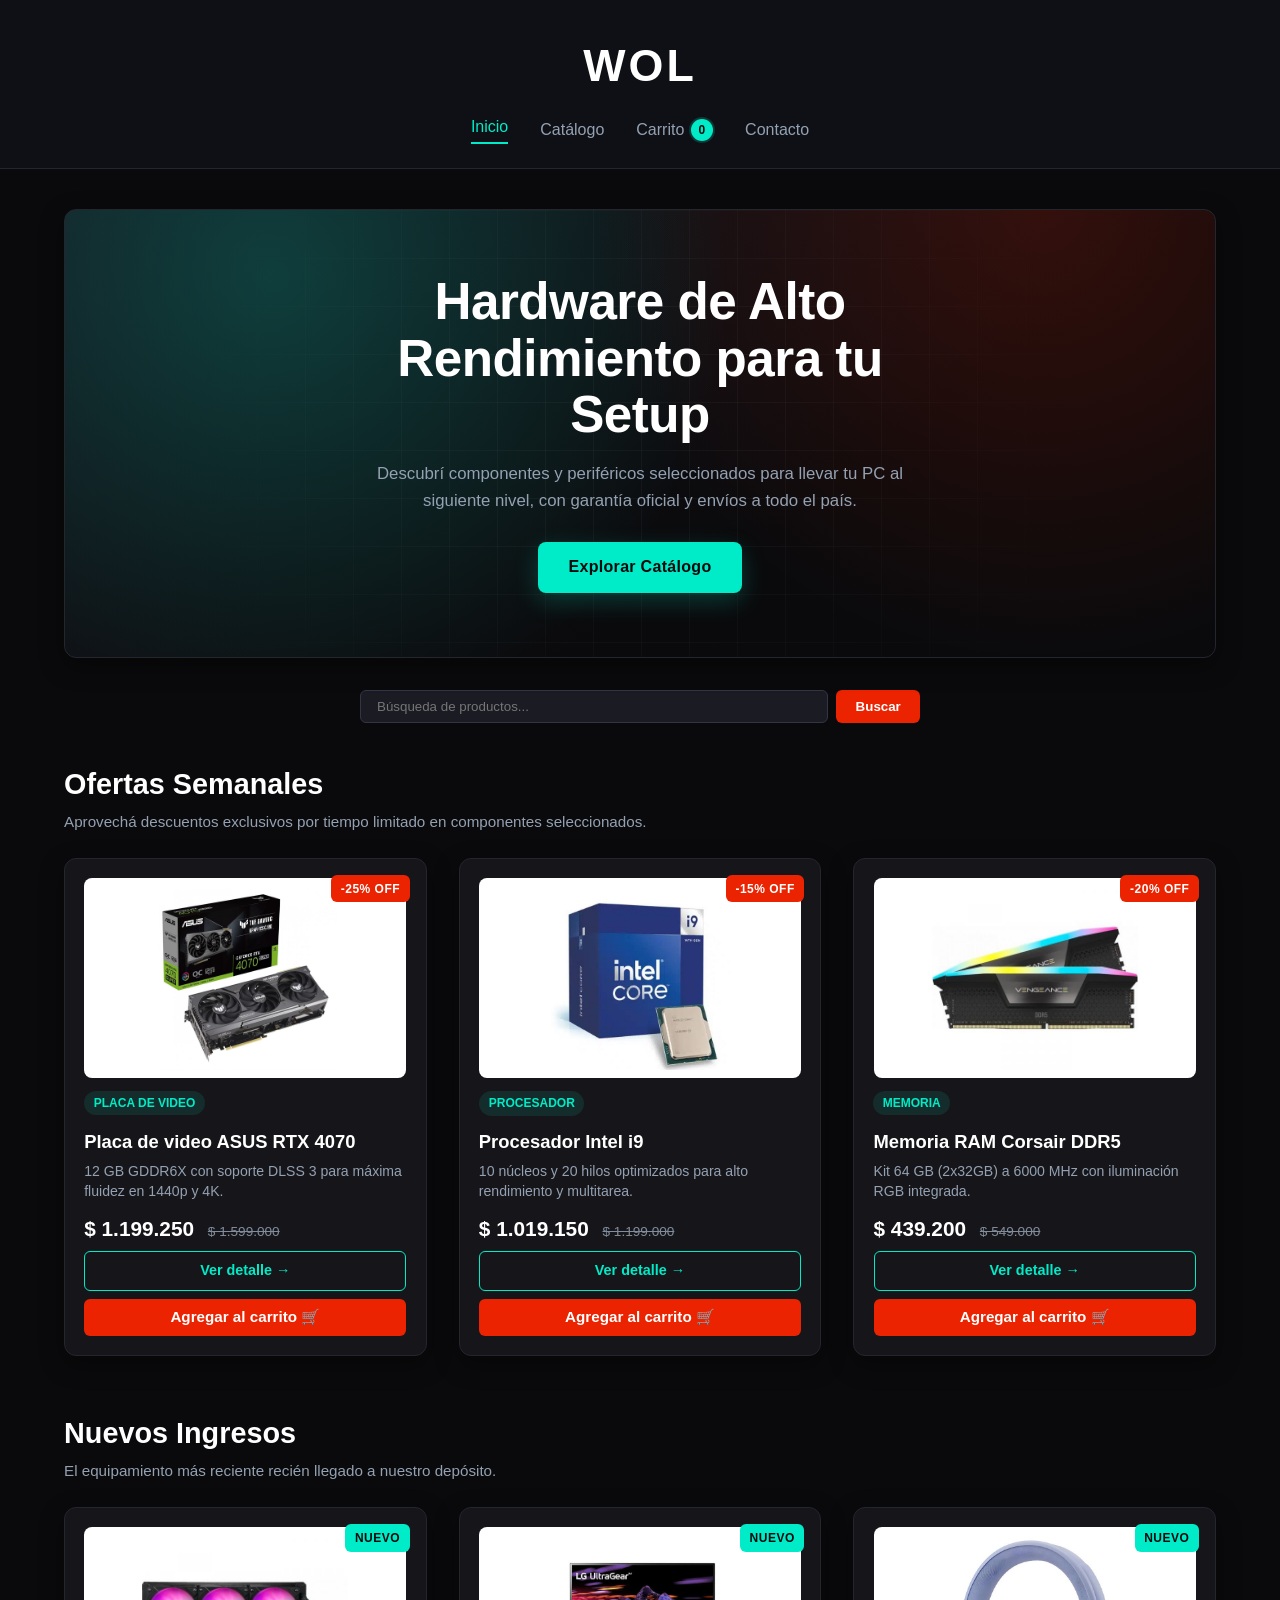
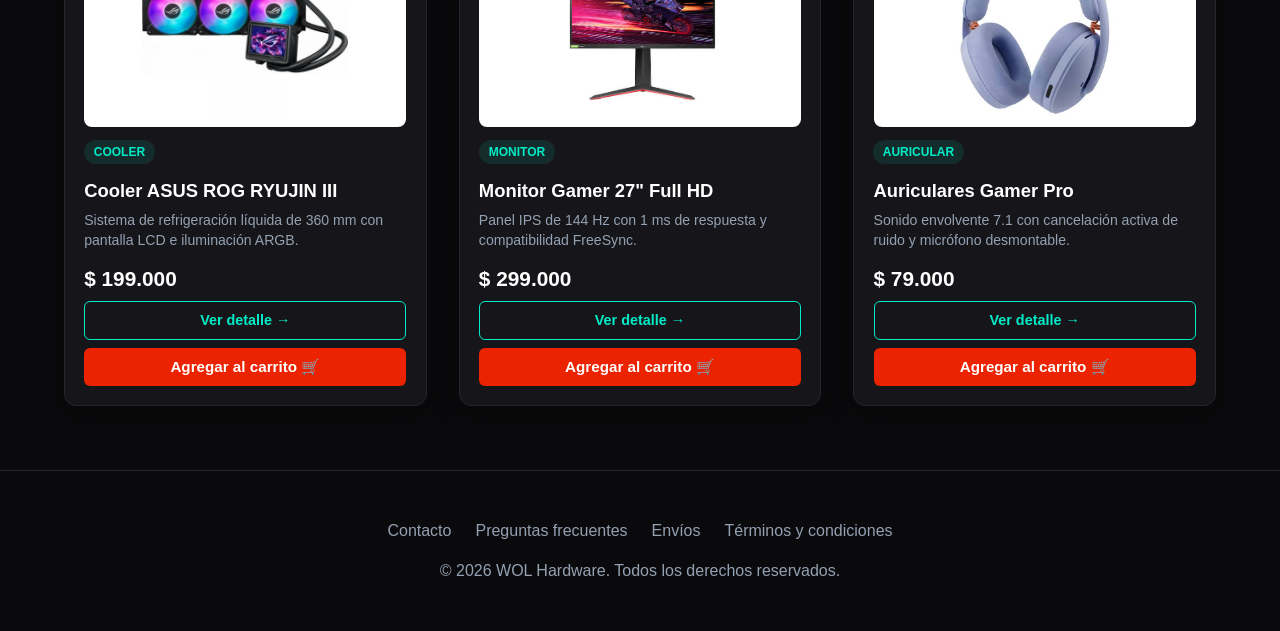
<file: index.html>
<!doctype html>
<html lang="es">
  <head>
    <meta charset="UTF-8" />
    <meta name="viewport" content="width=device-width, initial-scale=1.0" />
    <meta name="description" content="WOL Hardware - Tienda especializada en componentes de PC, placas de video, procesadores y periféricos de alto rendimiento.">
    <link rel="icon" type="image/svg+xml" href="data:image/svg+xml,<svg xmlns='http://www.w3.org/2000/svg' viewBox='0 0 100 100'><text y='.9em' font-size='90'>⚡</text></svg>">
    <title>WOL Hardware</title>
    <link rel="stylesheet" href="style.css" />
    <script src="js/carrito.js" defer></script>
    <script src="js/app.js" defer></script>
  </head>
  <body>
    <header class="header-centrado">
      <a class="logo" href="index.html" aria-label="WOL Hardware - Inicio">WOL</a>

      <nav aria-label="Navegación principal">
        <ul class="nav-centrado">
          <li><a href="index.html" class="link-activo" aria-current="page">Inicio</a></li>
          <li><a href="catalogo.html">Catálogo</a></li>
          <li>
            <a href="carrito.html" class="nav-carrito">
              Carrito
              <span class="carrito-contador" data-carrito-contador>0</span>
            </a>
          </li>
          <li><a href="contact.html">Contacto</a></li>
        </ul>
      </nav>
    </header>
    <main>
      <section class="hero-banner" aria-labelledby="hero-titulo">
        <h1 id="hero-titulo">Hardware de Alto Rendimiento para tu Setup</h1>
        <p>
          Descubrí componentes y periféricos seleccionados para llevar tu PC al
          siguiente nivel, con garantía oficial y envíos a todo el país.
        </p>
        <a href="catalogo.html" class="hero-cta">Explorar Catálogo</a>
      </section>

      <form role="search" class="search-centrado">
        <label for="buscador-productos" class="sr-only">Buscar producto</label>
        <input
          type="search"
          id="buscador-productos"
          name="q"
          placeholder="Búsqueda de productos..."
          aria-label="Buscar producto"
        />
        <button type="submit">Buscar</button>
      </form>

      <div id="sin-resultados" class="sin-resultados" role="status" aria-live="polite" hidden>
        <p>Producto no disponible</p>
        <button id="btn-ver-todos" type="button">Ver todos los productos</button>
      </div>

      <section aria-label="Ofertas semanales" class="seccion-bloque" id="seccion-ofertas">
        <div class="seccion-header">
          <h2>Ofertas Semanales</h2>
          <p>
            Aprovechá descuentos exclusivos por tiempo limitado en componentes
            seleccionados.
          </p>
        </div>

        <div class="grid-catalogo" id="ofertas-grid"></div>
      </section>

      <section aria-label="Nuevos ingresos" class="seccion-bloque" id="seccion-nuevos">
        <div class="seccion-header">
          <h2>Nuevos Ingresos</h2>
          <p>El equipamiento más reciente recién llegado a nuestro depósito.</p>
        </div>

        <div class="grid-catalogo" id="nuevos-grid"></div>
      </section>

    </main>
    <script src="app.js"></script>
    <footer>
      <div class="footer-links">
        <a href="contact.html">Contacto</a>
        <a href="contact.html#preguntas-frecuentes">Preguntas frecuentes</a>
        <a href="contact.html#envios">Envíos</a>
        <a href="contact.html#terminos">Términos y condiciones</a>
      </div>
      <p>© 2026 WOL Hardware. Todos los derechos reservados.</p>
    </footer>
  </body>
</html>
</file>
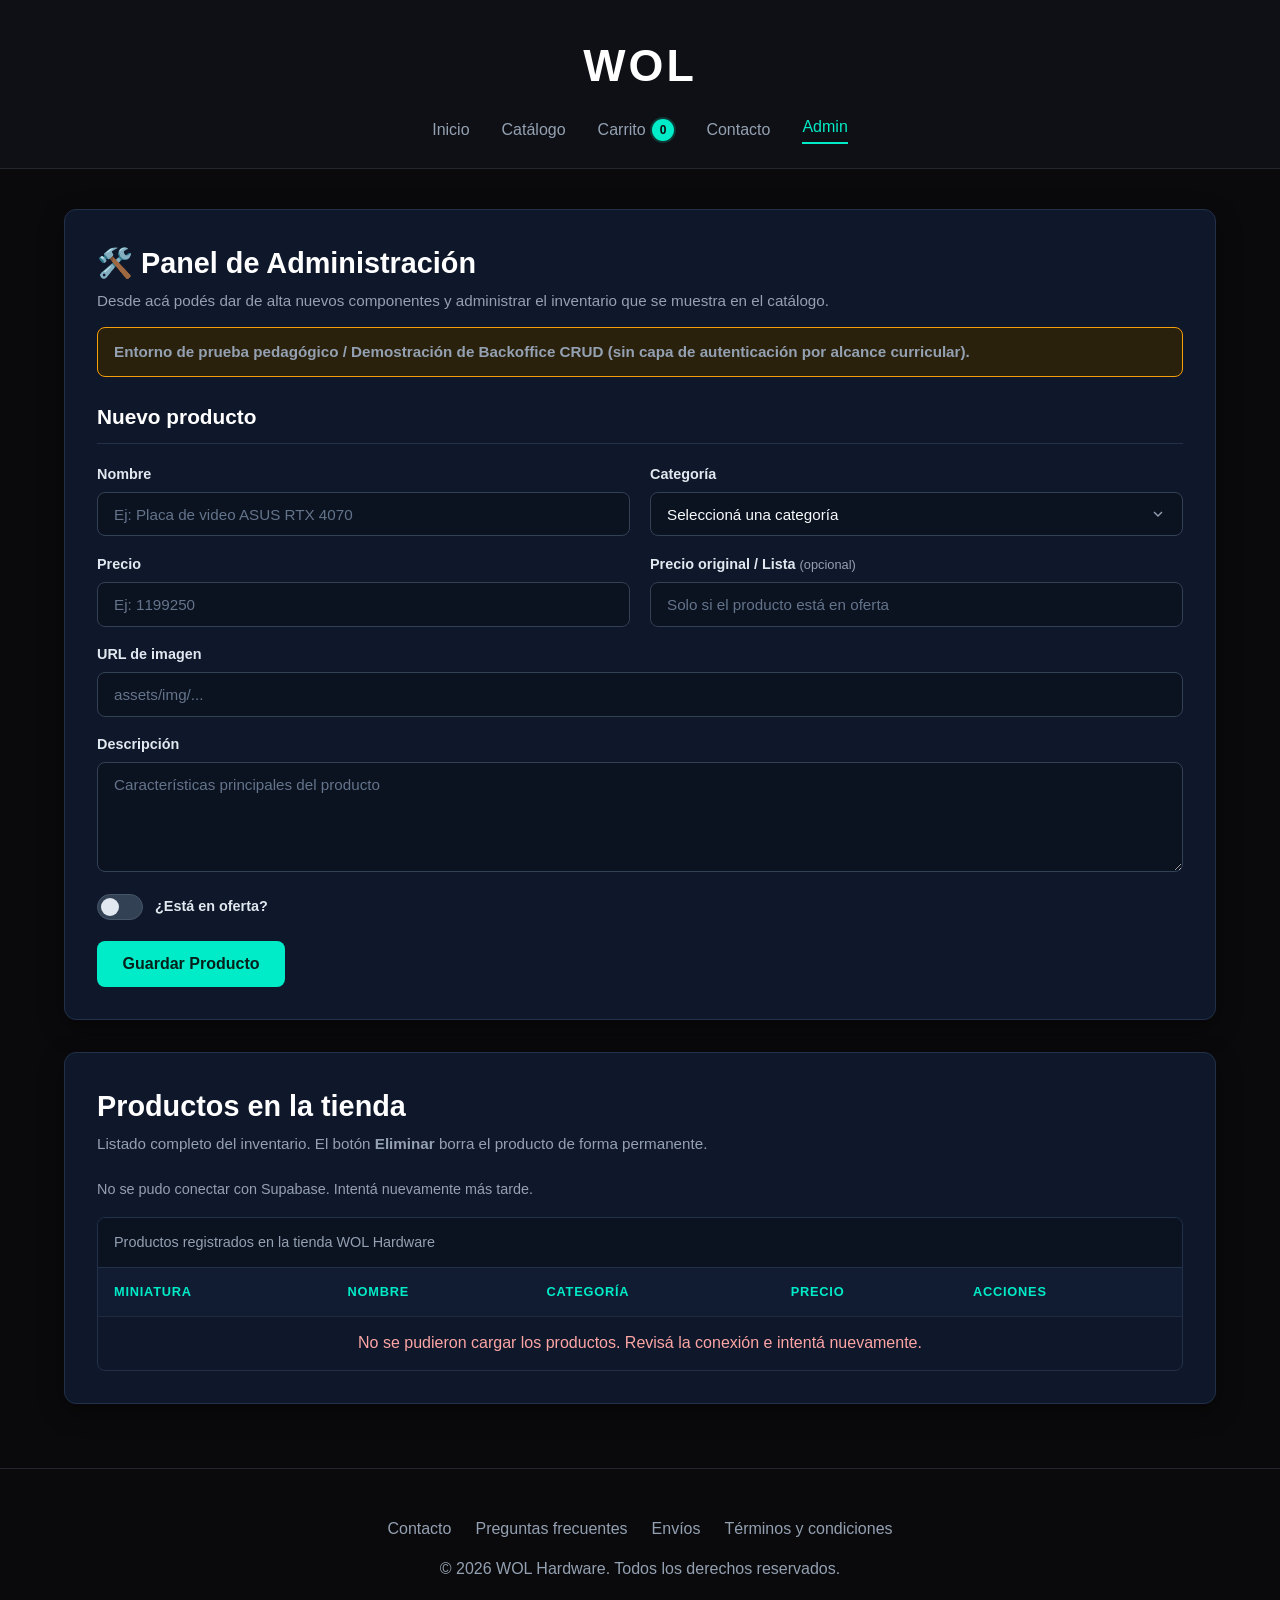
<file: admin.html>
<!doctype html>
<html lang="es">
  <head>
    <meta charset="UTF-8" />
    <meta name="viewport" content="width=device-width, initial-scale=1.0" />
    <meta name="description" content="WOL Hardware - Tienda especializada en componentes de PC, placas de video, procesadores y periféricos de alto rendimiento.">
    <link rel="icon" type="image/svg+xml" href="data:image/svg+xml,<svg xmlns='http://www.w3.org/2000/svg' viewBox='0 0 100 100'><text y='.9em' font-size='90'>⚡</text></svg>">
    <title>Panel de Administración | WOL Hardware</title>
    <link rel="stylesheet" href="style.css" />
    <script src="js/carrito.js" defer></script>
    <script src="js/admin.js" defer></script>
  </head>
  <body>
    <!-- Header con la misma estructura que el resto de las vistas -->
    <header class="header-centrado">
      <a class="logo" href="index.html" aria-label="WOL Hardware - Inicio">WOL</a>
      <nav aria-label="Navegación principal">
        <ul class="nav-centrado">
          <li><a href="index.html">Inicio</a></li>
          <li><a href="catalogo.html">Catálogo</a></li>
          <li>
            <a href="carrito.html" class="nav-carrito">
              Carrito
              <span class="carrito-contador" data-carrito-contador>0</span>
            </a>
          </li>
          <li><a href="contact.html">Contacto</a></li>
          <li>
            <a href="admin.html" class="link-activo" aria-current="page">Admin</a>
          </li>
        </ul>
      </nav>
    </header>

    <main>
      <!-- Alta de productos -->
      <section class="admin-seccion" aria-labelledby="admin-titulo">
        <div class="seccion-header admin-encabezado">
          <h1 id="admin-titulo">🛠️ Panel de Administración</h1>
          <p>
            Desde acá podés dar de alta nuevos componentes y administrar el
            inventario que se muestra en el catálogo.
          </p>
          <p class="admin-aviso" role="note">
            Entorno de prueba pedagógico / Demostración de Backoffice CRUD (sin
            capa de autenticación por alcance curricular).
          </p>
        </div>

        <div class="admin-form-panel">
          <h2 id="admin-form-titulo">Nuevo producto</h2>

          <form id="form-nuevo-producto" class="form-admin">
            <div class="campo-admin">
              <label for="producto-nombre">Nombre</label>
              <input
                type="text"
                id="producto-nombre"
                name="nombre"
                placeholder="Ej: Placa de video ASUS RTX 4070"
                autocomplete="off"
                required
              />
            </div>

            <div class="campo-admin">
              <label for="producto-categoria">Categoría</label>
              <select id="producto-categoria" name="categoria" required>
                <option value="" disabled selected>Seleccioná una categoría</option>
                <option value="Placas de Video">Placas de Video</option>
                <option value="Procesadores">Procesadores</option>
                <option value="Memorias RAM">Memorias RAM</option>
                <option value="Refrigeración">Coolers / Refrigeración</option>
                <option value="Gabinetes">Gabinetes</option>
                <option value="Monitores">Monitores</option>
                <option value="Periféricos">Periféricos</option>
              </select>
            </div>

            <div class="campo-admin">
              <label for="producto-precio">Precio</label>
              <input
                type="number"
                id="producto-precio"
                name="precio"
                min="1"
                step="0.01"
                inputmode="decimal"
                placeholder="Ej: 1199250"
                required
              />
            </div>

            <div class="campo-admin">
              <label for="producto-precio-original">
                Precio original / Lista
                <span class="campo-opcional">(opcional)</span>
              </label>
              <input
                type="number"
                id="producto-precio-original"
                name="precioOriginal"
                min="1"
                step="0.01"
                inputmode="decimal"
                placeholder="Solo si el producto está en oferta"
              />
            </div>

            <div class="campo-admin campo-admin-completo">
              <label for="producto-imagen">URL de imagen</label>
              <input
                type="text"
                id="producto-imagen"
                name="imagen"
                placeholder="assets/img/..."
                autocomplete="off"
                required
              />
            </div>

            <div class="campo-admin campo-admin-completo">
              <label for="producto-descripcion">Descripción</label>
              <textarea
                id="producto-descripcion"
                name="descripcion"
                rows="4"
                placeholder="Características principales del producto"
                required
              ></textarea>
            </div>

            <div class="campo-admin campo-admin-completo campo-admin-oferta">
              <label class="switch" for="producto-oferta">
                <input
                  type="checkbox"
                  id="producto-oferta"
                  name="oferta"
                  role="switch"
                />
                <span class="switch-control" aria-hidden="true"></span>
                <span class="switch-texto">¿Está en oferta?</span>
              </label>
            </div>

            <div class="campo-admin campo-admin-completo admin-form-acciones">
              <button type="submit" class="btn-admin-guardar">
                Guardar Producto
              </button>
            </div>
          </form>

          <p
            id="admin-mensaje"
            class="admin-mensaje"
            role="status"
            aria-live="polite"
            hidden
          ></p>
        </div>
      </section>

      <!-- Listado y baja de productos -->
      <section class="admin-seccion" aria-labelledby="admin-tabla-titulo">
        <div class="seccion-header admin-encabezado">
          <h2 id="admin-tabla-titulo">Productos en la tienda</h2>
          <p>
            Listado completo del inventario. El botón <strong>Eliminar</strong>
            borra el producto de forma permanente.
          </p>
        </div>

        <p
          id="admin-tabla-estado"
          class="estado-catalogo"
          role="status"
          aria-live="polite"
        >
          Cargando productos...
        </p>

        <div class="tabla-admin-contenedor">
          <table class="tabla-admin">
            <caption>
              Productos registrados en la tienda WOL Hardware
            </caption>
            <thead>
              <tr>
                <th scope="col">Miniatura</th>
                <th scope="col">Nombre</th>
                <th scope="col">Categoría</th>
                <th scope="col">Precio</th>
                <th scope="col">Acciones</th>
              </tr>
            </thead>
            <tbody id="admin-tbody"></tbody>
          </table>
        </div>
      </section>
    </main>

    <footer>
      <div class="footer-links">
        <a href="contact.html">Contacto</a>
        <a href="contact.html#preguntas-frecuentes">Preguntas frecuentes</a>
        <a href="contact.html#envios">Envíos</a>
        <a href="contact.html#terminos">Términos y condiciones</a>
      </div>
      <p>© 2026 WOL Hardware. Todos los derechos reservados.</p>
    </footer>
  </body>
</html>
</file>
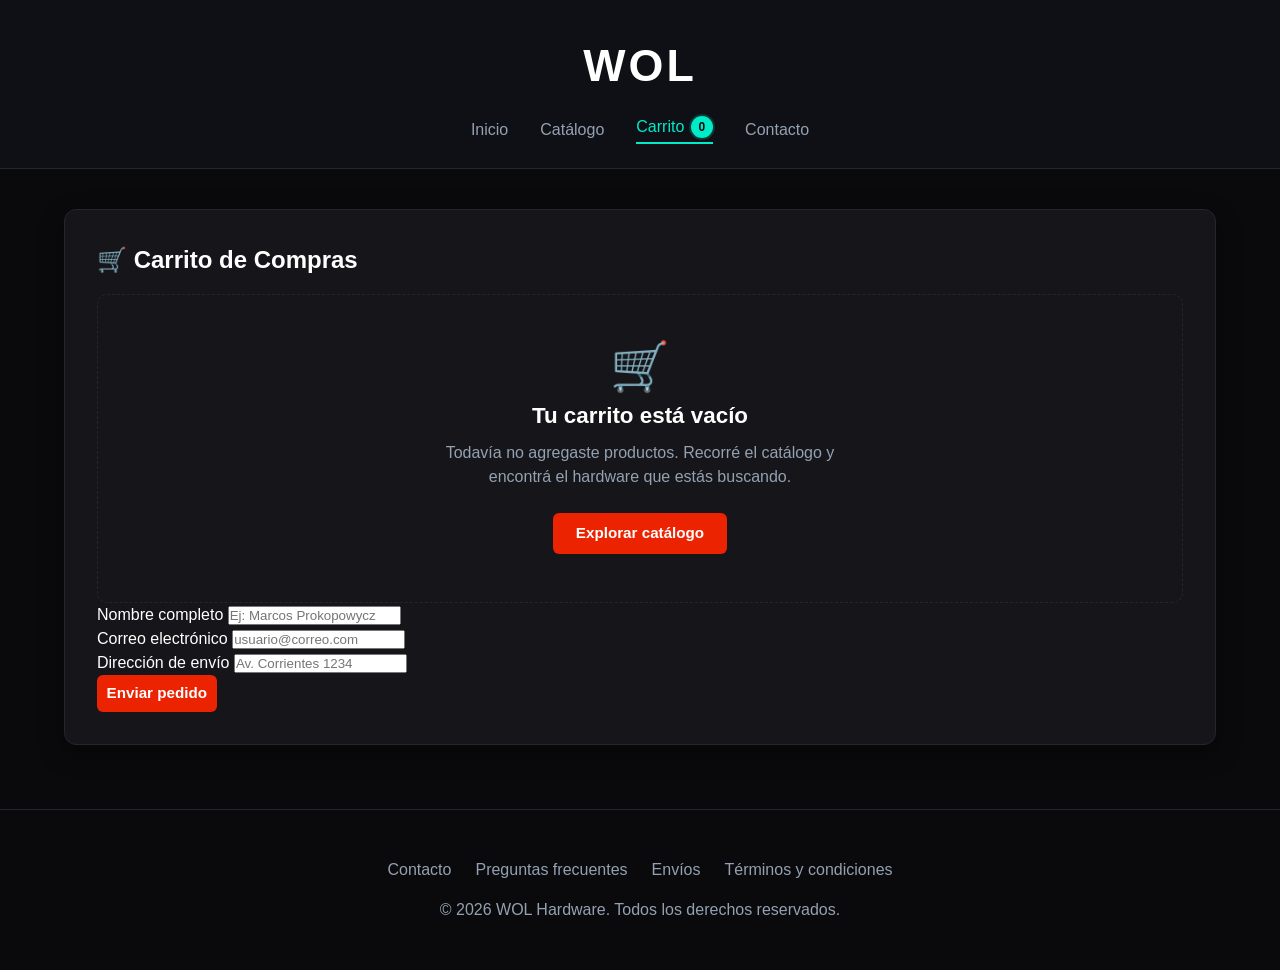
<file: carrito.html>
<!doctype html>
<html lang="es">
  <head>
    <meta charset="UTF-8" />
    <meta name="viewport" content="width=device-width, initial-scale=1.0" />
    <meta name="description" content="WOL Hardware - Tienda especializada en componentes de PC, placas de video, procesadores y periféricos de alto rendimiento.">
    <link rel="icon" type="image/svg+xml" href="data:image/svg+xml,<svg xmlns='http://www.w3.org/2000/svg' viewBox='0 0 100 100'><text y='.9em' font-size='90'>⚡</text></svg>">
    <title>Carrito de Compras | WOL Hardware</title>
    <link rel="stylesheet" href="style.css" />
    <script src="js/carrito.js" defer></script>
  </head>
  <body>
    <header class="header-centrado">
      <a class="logo" href="index.html" aria-label="WOL Hardware - Inicio">WOL</a>
      <nav aria-label="Navegación principal">
        <ul class="nav-centrado">
          <li><a href="index.html">Inicio</a></li>
          <li><a href="catalogo.html">Catálogo</a></li>
          <li>
            <a href="carrito.html" class="nav-carrito link-activo" aria-current="page">
              Carrito
              <span class="carrito-contador" data-carrito-contador>0</span>
            </a>
          </li>
          <li><a href="contact.html">Contacto</a></li>
        </ul>
      </nav>
    </header>

    <main>
      <section aria-label="Carrito de compras" class="contenedor-carrito">
        <h1>🛒 Carrito de Compras</h1>

        <div class="tabla-carrito-contenedor">
          <table class="tabla-carrito" id="tabla-carrito" hidden>
            <caption>
              Resumen de los productos seleccionados para la compra
            </caption>
            <thead>
              <tr>
                <th scope="col">Producto</th>
                <th scope="col">Precio unitario</th>
                <th scope="col">Cantidad</th>
                <th scope="col">Subtotal</th>
                <th scope="col">Acciones</th>
              </tr>
            </thead>
            <tbody id="carrito-tbody"></tbody>
            <tfoot>
              <tr>
                <th scope="row" colspan="4">Total final estimado:</th>
                <td class="total-monto" id="carrito-total">$0</td>
              </tr>
            </tfoot>
          </table>
        </div>

        <div id="carrito-vacio" class="carrito-vacio" role="status" hidden>
          <span class="carrito-vacio-icono" aria-hidden="true">🛒</span>
          <h3>Tu carrito está vacío</h3>
          <p>
            Todavía no agregaste productos. Recorré el catálogo y encontrá el
            hardware que estás buscando.
          </p>
          <a href="catalogo.html" class="btn-comprar carrito-vacio-btn">
            Explorar catálogo
          </a>
        </div>

        <!-- Formulario de checkout: simula que el pedido viaja a un servidor real -->
        <form action="https://formspree.io/f/tucodigo" method="POST" class="form-checkout">
          <div class="campo-checkout">
            <label for="checkout-nombre">Nombre completo</label>
            <input
              type="text"
              id="checkout-nombre"
              name="nombre"
              placeholder="Ej: Marcos Prokopowycz"
              required
            />
          </div>
          <div class="campo-checkout">
            <label for="checkout-email">Correo electrónico</label>
            <input
              type="email"
              id="checkout-email"
              name="email"
              placeholder="usuario@correo.com"
              required
            />
          </div>
          <div class="campo-checkout">
            <label for="checkout-direccion">Dirección de envío</label>
            <input
              type="text"
              id="checkout-direccion"
              name="direccion"
              placeholder="Av. Corrientes 1234"
              required
            />
          </div>
          <button type="submit" class="btn-comprar">Enviar pedido</button>
        </form>

        <div class="carrito-acciones" id="carrito-acciones" hidden>
          <button type="button" class="btn-vaciar" id="btn-vaciar-carrito">
            Vaciar carrito
          </button>
          <button type="button" class="btn-comprar" id="btn-finalizar-compra">
            Finalizar compra
          </button>
        </div>
      </section>
    </main>

    <div
      class="modal-carrito"
      id="modal-compra"
      role="presentation"
      hidden
    >
      <div class="modal-carrito-fondo" data-cerrar-modal></div>
      <div
        class="modal-carrito-contenido"
        role="dialog"
        aria-modal="true"
        aria-labelledby="modal-compra-titulo"
        aria-describedby="modal-compra-descripcion"
      >
        <span class="modal-carrito-icono" aria-hidden="true">✅</span>
        <h3 id="modal-compra-titulo">
          ¡Simulación de compra completada con éxito!
        </h3>
        <p id="modal-compra-descripcion">
          Pedido simulado en entorno de pruebas. Total simulado:
          <strong id="modal-compra-total">$0</strong>. Gracias por probar WOL
          Hardware.
        </p>
        <button type="button" class="btn-comprar" data-cerrar-modal>
          Cerrar
        </button>
      </div>
    </div>

    <footer>
      <div class="footer-links">
        <a href="contact.html">Contacto</a>
        <a href="contact.html#preguntas-frecuentes">Preguntas frecuentes</a>
        <a href="contact.html#envios">Envíos</a>
        <a href="contact.html#terminos">Términos y condiciones</a>
      </div>
      <p>© 2026 WOL Hardware. Todos los derechos reservados.</p>
    </footer>
  </body>
</html>
</file>
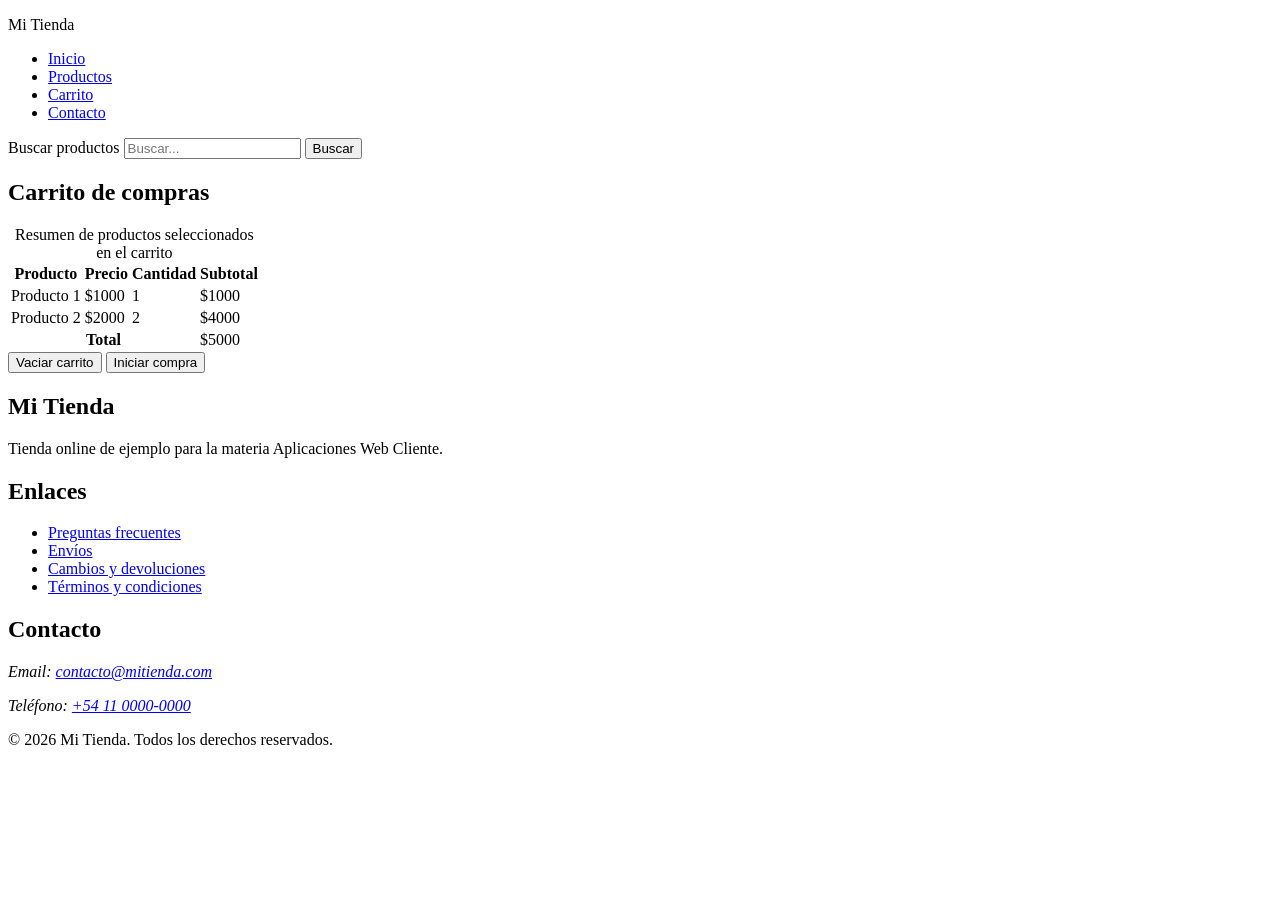
<file: cart.html>
<!DOCTYPE html>
<html lang="es">
<head>
  <meta charset="UTF-8">
  <meta name="viewport" content="width=device-width, initial-scale=1.0">
  <title>Carrito de Compras | Mi Tienda</title>
</head>
<body>
  <header>
    <p>Mi Tienda</p>
    <nav aria-label="Navegación principal">
      <ul>
        <li><a href="index.html">Inicio</a></li>
        <li><a href="index.html">Productos</a></li>
        <li><a href="cart.html">Carrito</a></li>
        <li><a href="contact.html">Contacto</a></li>
      </ul>
      <form action="#" method="get" role="search">
        <label for="busqueda">Buscar productos</label>
        <input type="search" id="busqueda" name="q" placeholder="Buscar...">
        <button type="submit">Buscar</button>
      </form>
    </nav>
  </header>

  <main>
    <section aria-label="Carrito de compras">
      <h1>Carrito de compras</h1>

      <table>
        <caption>Resumen de productos seleccionados en el carrito</caption>
        <thead>
          <tr>
            <th scope="col">Producto</th>
            <th scope="col">Precio</th>
            <th scope="col">Cantidad</th>
            <th scope="col">Subtotal</th>
          </tr>
        </thead>
        <tbody>
          <tr>
            <td>Producto 1</td>
            <td>$1000</td>
            <td>1</td>
            <td>$1000</td>
          </tr>
          <tr>
            <td>Producto 2</td>
            <td>$2000</td>
            <td>2</td>
            <td>$4000</td>
          </tr>
        </tbody>
        <tfoot>
          <tr>
            <th scope="row" colspan="3">Total</th>
            <td>$5000</td>
          </tr>
        </tfoot>
      </table>

      <div>
        <button type="button">Vaciar carrito</button>
        <button type="button">Iniciar compra</button>
      </div>
    </section>
  </main>

  <footer>
    <section aria-label="Información de la tienda">
      <h2>Mi Tienda</h2>
      <p>Tienda online de ejemplo para la materia Aplicaciones Web Cliente.</p>
    </section>

    <section aria-label="Enlaces útiles">
      <h2>Enlaces</h2>
      <ul>
        <li><a href="#">Preguntas frecuentes</a></li>
        <li><a href="#">Envíos</a></li>
        <li><a href="#">Cambios y devoluciones</a></li>
        <li><a href="#">Términos y condiciones</a></li>
      </ul>
    </section>

    <section aria-label="Contacto">
      <h2>Contacto</h2>
      <address>
        <p>Email: <a href="mailto:contacto@mitienda.com">contacto@mitienda.com</a></p>
        <p>Teléfono: <a href="tel:+541100000000">+54 11 0000-0000</a></p>
      </address>
    </section>

    <p>© 2026 Mi Tienda. Todos los derechos reservados.</p>
  </footer>
</body>
</html>
</file>
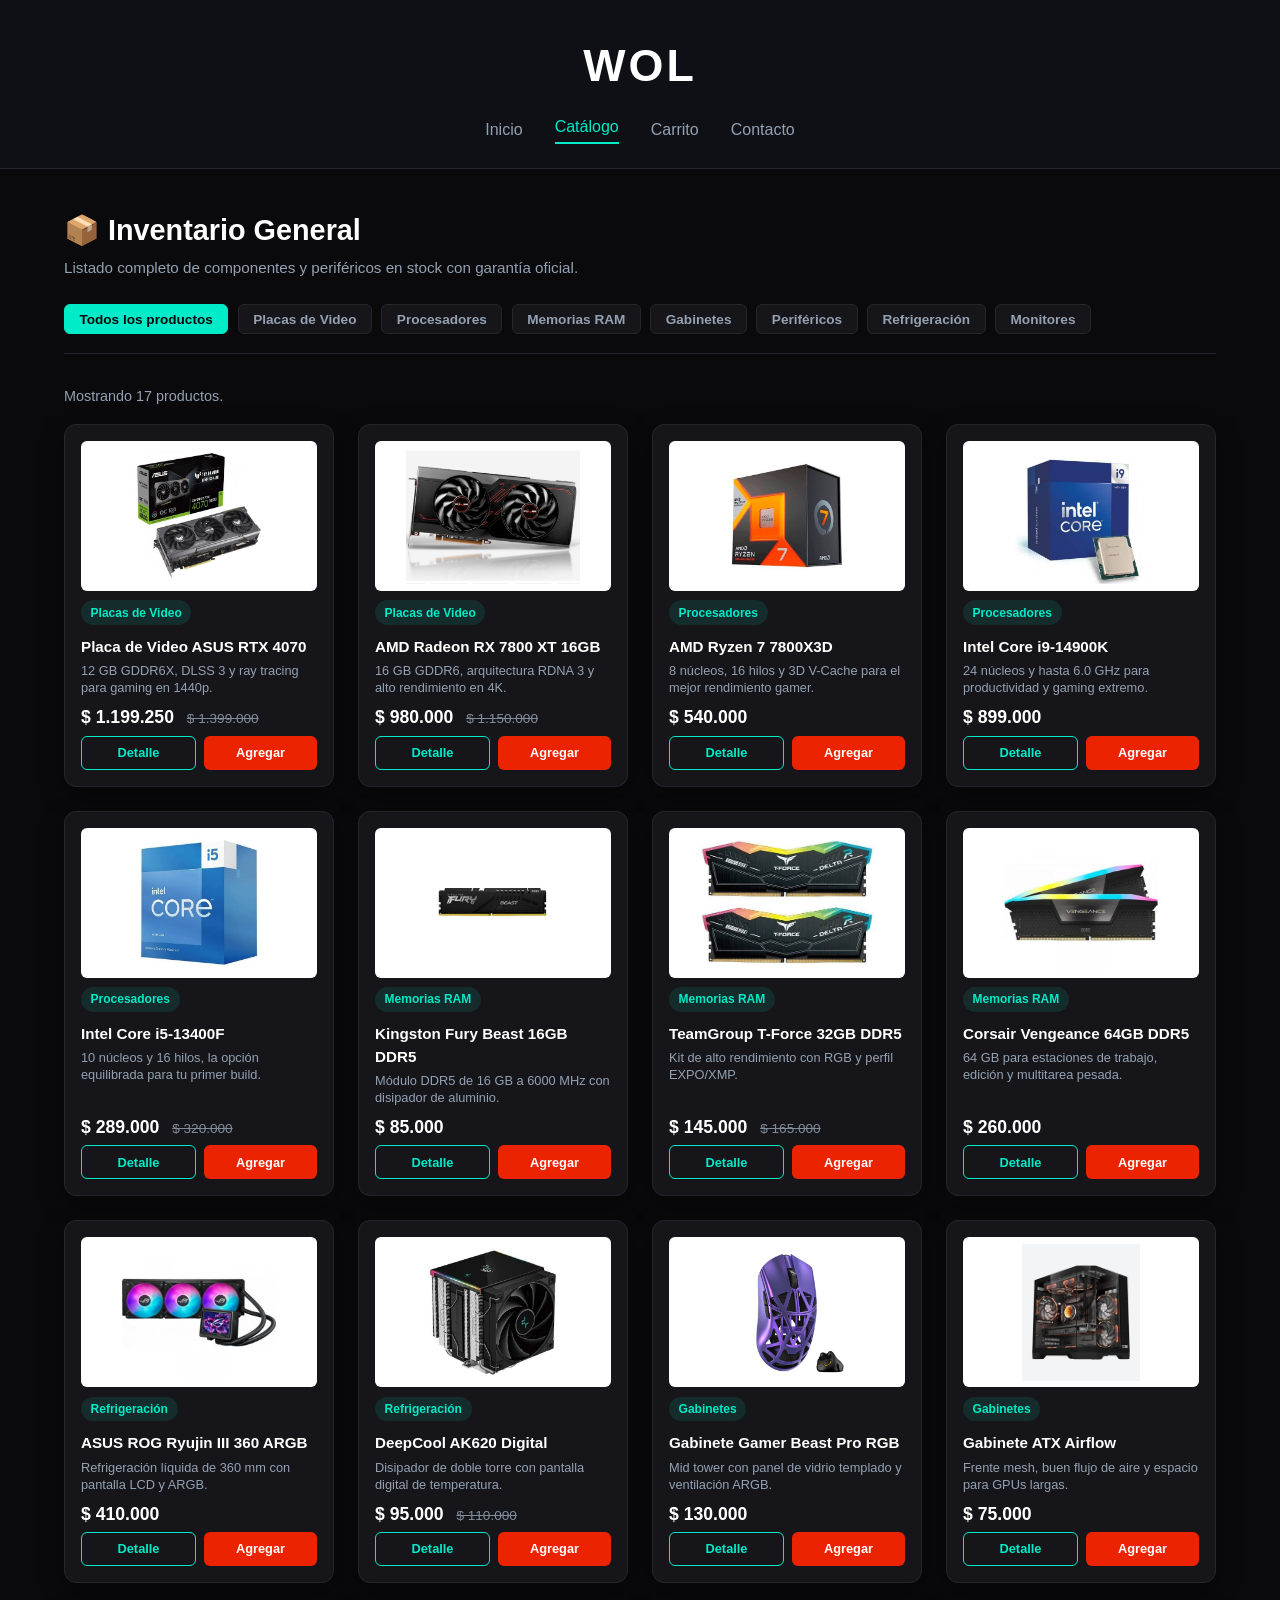
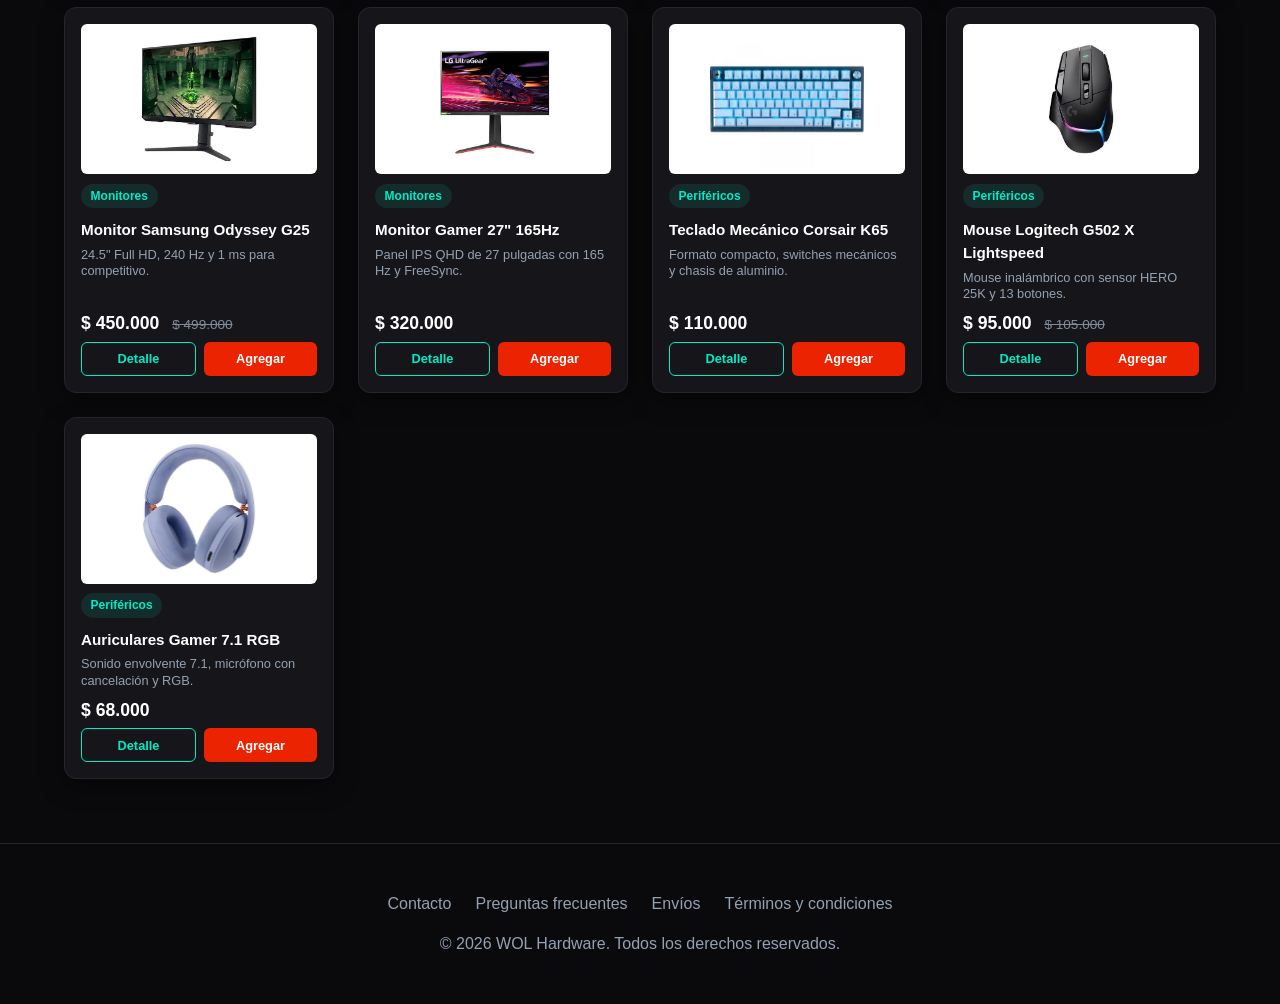
<file: Catalogo.html>
<!doctype html>
<html lang="es">
  <head>
    <meta charset="UTF-8" />
    <meta name="viewport" content="width=device-width, initial-scale=1.0" />
    <title>Catálogo Completo | WOL Hardware</title>
    <link rel="stylesheet" href="style.css" />
    <script src="js/catalogo.js" defer></script>
  </head>
  <body>
    <!-- Header con enlace activo -->
    <header class="header-centrado">
      <h1 class="marca-titulo">WOL</h1>
      <nav aria-label="Navegación principal">
        <ul class="nav-centrado">
          <li><a href="index.html">Inicio</a></li>
          <li><a href="Catalogo.html" class="nav-activo">Catálogo</a></li>
          <li><a href="carrito.html">Carrito</a></li>
          <li><a href="contact.html">Contacto</a></li>
        </ul>
      </nav>
    </header>

    <main>
      <section
        aria-label="Explorador de inventario"
        class="catalogo-header-bloque"
      >
        <div class="seccion-header">
          <h2>📦 Inventario General</h2>
          <p>
            Listado completo de componentes y periféricos en stock con garantía
            oficial.
          </p>
        </div>

        <!-- Filtros por categoría: los maneja js/catalogo.js -->
        <nav class="filtros-catalogo" aria-label="Filtro por categoría de hardware">
          <button type="button" class="btn-filtro activo" data-categoria="" aria-pressed="true">
            Todos los productos
          </button>
          <button type="button" class="btn-filtro" data-categoria="Placas de Video" aria-pressed="false">
            Placas de Video
          </button>
          <button type="button" class="btn-filtro" data-categoria="Procesadores" aria-pressed="false">
            Procesadores
          </button>
          <button type="button" class="btn-filtro" data-categoria="Memorias RAM" aria-pressed="false">
            Memorias RAM
          </button>
          <button type="button" class="btn-filtro" data-categoria="Gabinetes" aria-pressed="false">
            Gabinetes
          </button>
          <button type="button" class="btn-filtro" data-categoria="Teclados y Mouse" aria-pressed="false">
            Periféricos
          </button>
          <button type="button" class="btn-filtro" data-categoria="Coolers" aria-pressed="false">
            Refrigeración
          </button>
          <button type="button" class="btn-filtro" data-categoria="Monitores" aria-pressed="false">
            Monitores
          </button>
        </nav>
      </section>

      <!-- Grilla de inventario: se completa dinámicamente desde Supabase -->
      <section aria-label="Productos en stock">
        <p id="catalogo-estado" class="estado-catalogo" role="status" aria-live="polite">
          Cargando productos...
        </p>
        <div class="grid-inventario" id="grid-inventario"></div>
      </section>
    </main>

    <footer>
      <div class="footer-links">
        <a href="contact.html">Contacto</a>
        <a href="contact.html#preguntas-frecuentes">Preguntas frecuentes</a>
        <a href="contact.html#envios">Envíos</a>
        <a href="contact.html#terminos">Términos y condiciones</a>
      </div>
      <p>© 2026 WOL Hardware. Todos los derechos reservados.</p>
    </footer>
  </body>
</html>
</file>
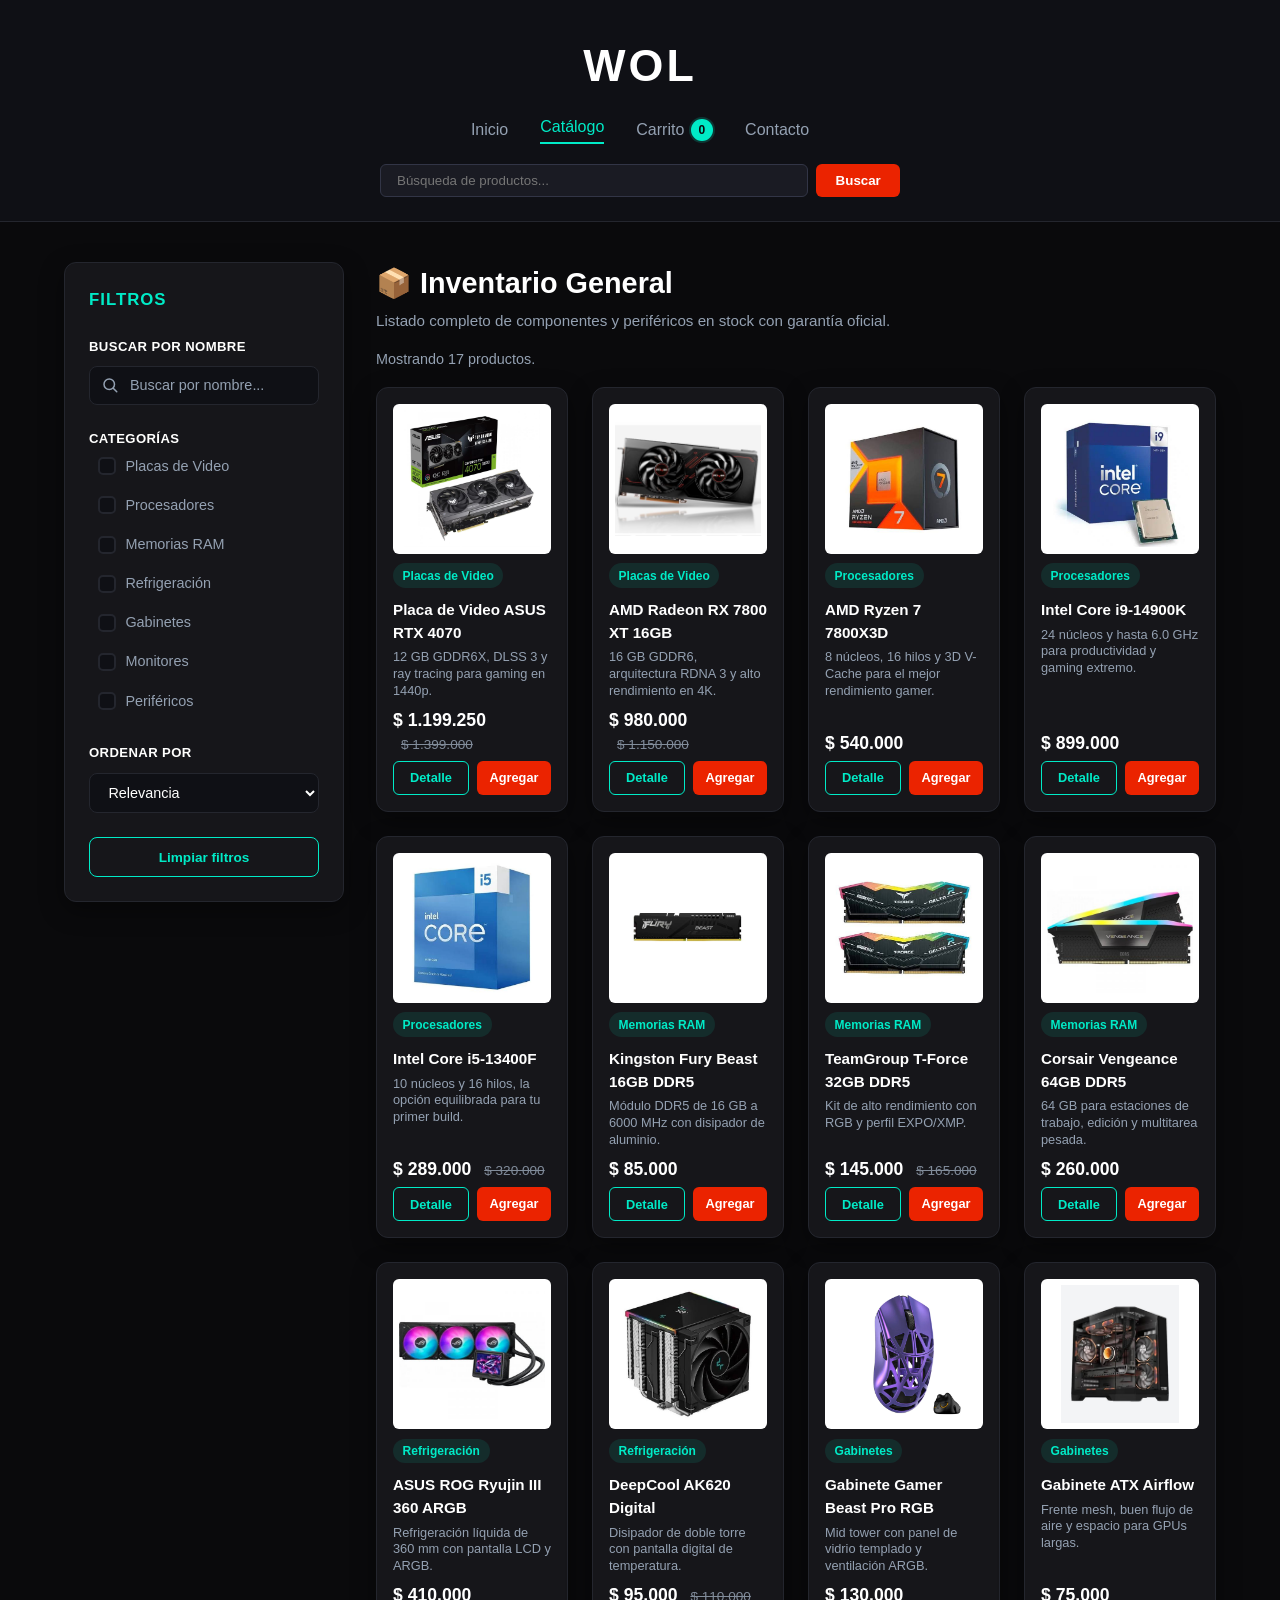
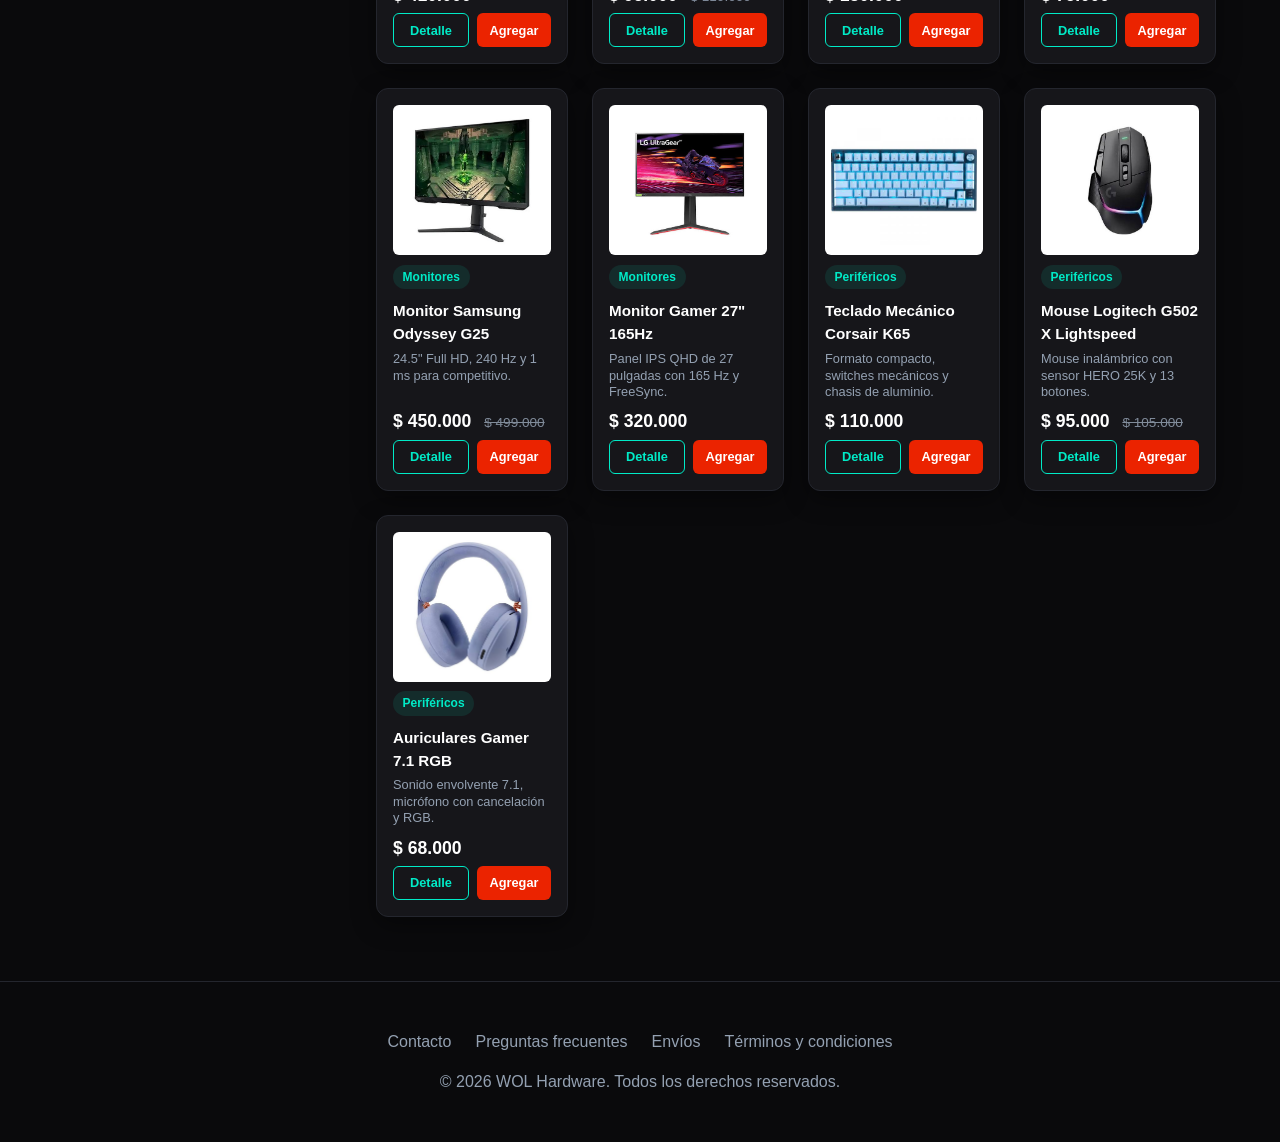
<file: catalogo.html>
<!doctype html>
<html lang="es">
  <head>
    <meta charset="UTF-8" />
    <meta name="viewport" content="width=device-width, initial-scale=1.0" />
    <meta name="description" content="WOL Hardware - Tienda especializada en componentes de PC, placas de video, procesadores y periféricos de alto rendimiento.">
    <link rel="icon" type="image/svg+xml" href="data:image/svg+xml,<svg xmlns='http://www.w3.org/2000/svg' viewBox='0 0 100 100'><text y='.9em' font-size='90'>⚡</text></svg>">
    <title>Catálogo Completo | WOL Hardware</title>
    <link rel="stylesheet" href="style.css" />
    <script src="js/carrito.js" defer></script>
    <script src="js/catalogo.js" defer></script>
  </head>
  <body>
    <!-- Header con navegación principal y buscador general -->
    <header class="header-centrado">
      <a class="logo" href="index.html" aria-label="WOL Hardware - Inicio">WOL</a>

      <nav aria-label="Navegación principal">
        <ul class="nav-centrado">
          <li><a href="index.html">Inicio</a></li>
          <li>
            <a href="catalogo.html" class="link-activo" aria-current="page">Catálogo</a>
          </li>
          <li>
            <a href="carrito.html" class="nav-carrito">
              Carrito
              <span class="carrito-contador" data-carrito-contador>0</span>
            </a>
          </li>
          <li><a href="contact.html">Contacto</a></li>
        </ul>
      </nav>

      <form
        role="search"
        class="search-centrado search-catalogo"
        action="catalogo.html"
        method="get"
      >
        <label for="buscador-general" class="sr-only">Buscar producto</label>
        <input
          type="search"
          id="buscador-general"
          name="q"
          placeholder="Búsqueda de productos..."
          aria-label="Buscar producto"
        />
        <button type="submit">Buscar</button>
      </form>
    </header>

    <main class="catalogo-layout">
      <!-- Columna izquierda: panel de filtros -->
      <aside class="panel-filtros" aria-labelledby="filtros-titulo">
        <h2 id="filtros-titulo" class="panel-filtros-titulo">Filtros</h2>

        <div class="filtro-grupo">
          <label class="filtro-etiqueta" for="buscar-nombre">
            Buscar por nombre
          </label>
          <div class="buscador-filtro">
            <span class="buscador-icono" aria-hidden="true">
              <svg
                viewBox="0 0 24 24"
                fill="none"
                stroke="currentColor"
                stroke-width="2"
                stroke-linecap="round"
                stroke-linejoin="round"
              >
                <circle cx="11" cy="11" r="7"></circle>
                <line x1="21" y1="21" x2="16.65" y2="16.65"></line>
              </svg>
            </span>
            <input
              type="search"
              id="buscar-nombre"
              placeholder="Buscar por nombre..."
              autocomplete="off"
              aria-label="Buscar producto por nombre"
            />
          </div>
        </div>

        <fieldset class="filtro-grupo filtro-categorias">
          <legend class="filtro-etiqueta">Categorías</legend>
          <div class="lista-categorias">
            <label class="opcion-categoria">
              <input type="checkbox" name="categoria" value="Placas de Video" />
              <span>Placas de Video</span>
            </label>
            <label class="opcion-categoria">
              <input type="checkbox" name="categoria" value="Procesadores" />
              <span>Procesadores</span>
            </label>
            <label class="opcion-categoria">
              <input type="checkbox" name="categoria" value="Memorias RAM" />
              <span>Memorias RAM</span>
            </label>
            <label class="opcion-categoria">
              <input type="checkbox" name="categoria" value="Refrigeración" />
              <span>Refrigeración</span>
            </label>
            <label class="opcion-categoria">
              <input type="checkbox" name="categoria" value="Gabinetes" />
              <span>Gabinetes</span>
            </label>
            <label class="opcion-categoria">
              <input type="checkbox" name="categoria" value="Monitores" />
              <span>Monitores</span>
            </label>
            <label class="opcion-categoria">
              <input type="checkbox" name="categoria" value="Periféricos" />
              <span>Periféricos</span>
            </label>
          </div>
        </fieldset>

        <div class="filtro-grupo">
          <label class="filtro-etiqueta" for="orden-precio">Ordenar por</label>
          <select id="orden-precio" class="select-filtro">
            <option value="relevancia">Relevancia</option>
            <option value="menor-mayor">Menor a Mayor Precio</option>
            <option value="mayor-menor">Mayor a Menor Precio</option>
          </select>
        </div>

        <button
          type="button"
          id="btn-limpiar-filtros"
          class="btn-limpiar-filtros"
        >
          Limpiar filtros
        </button>
      </aside>

      <!-- Columna derecha: grilla de productos -->
      <section class="catalogo-resultados" aria-labelledby="catalogo-titulo">
        <div class="seccion-header catalogo-encabezado">
          <h1 id="catalogo-titulo">📦 Inventario General</h1>
          <p>
            Listado completo de componentes y periféricos en stock con garantía
            oficial.
          </p>
        </div>

        <p
          id="catalogo-estado"
          class="estado-catalogo"
          role="status"
          aria-live="polite"
        >
          Cargando productos...
        </p>

        <div class="grid-inventario" id="grid-inventario"></div>
      </section>
    </main>

    <footer>
      <div class="footer-links">
        <a href="contact.html">Contacto</a>
        <a href="contact.html#preguntas-frecuentes">Preguntas frecuentes</a>
        <a href="contact.html#envios">Envíos</a>
        <a href="contact.html#terminos">Términos y condiciones</a>
      </div>
      <p>© 2026 WOL Hardware. Todos los derechos reservados.</p>
    </footer>
  </body>
</html>
</file>
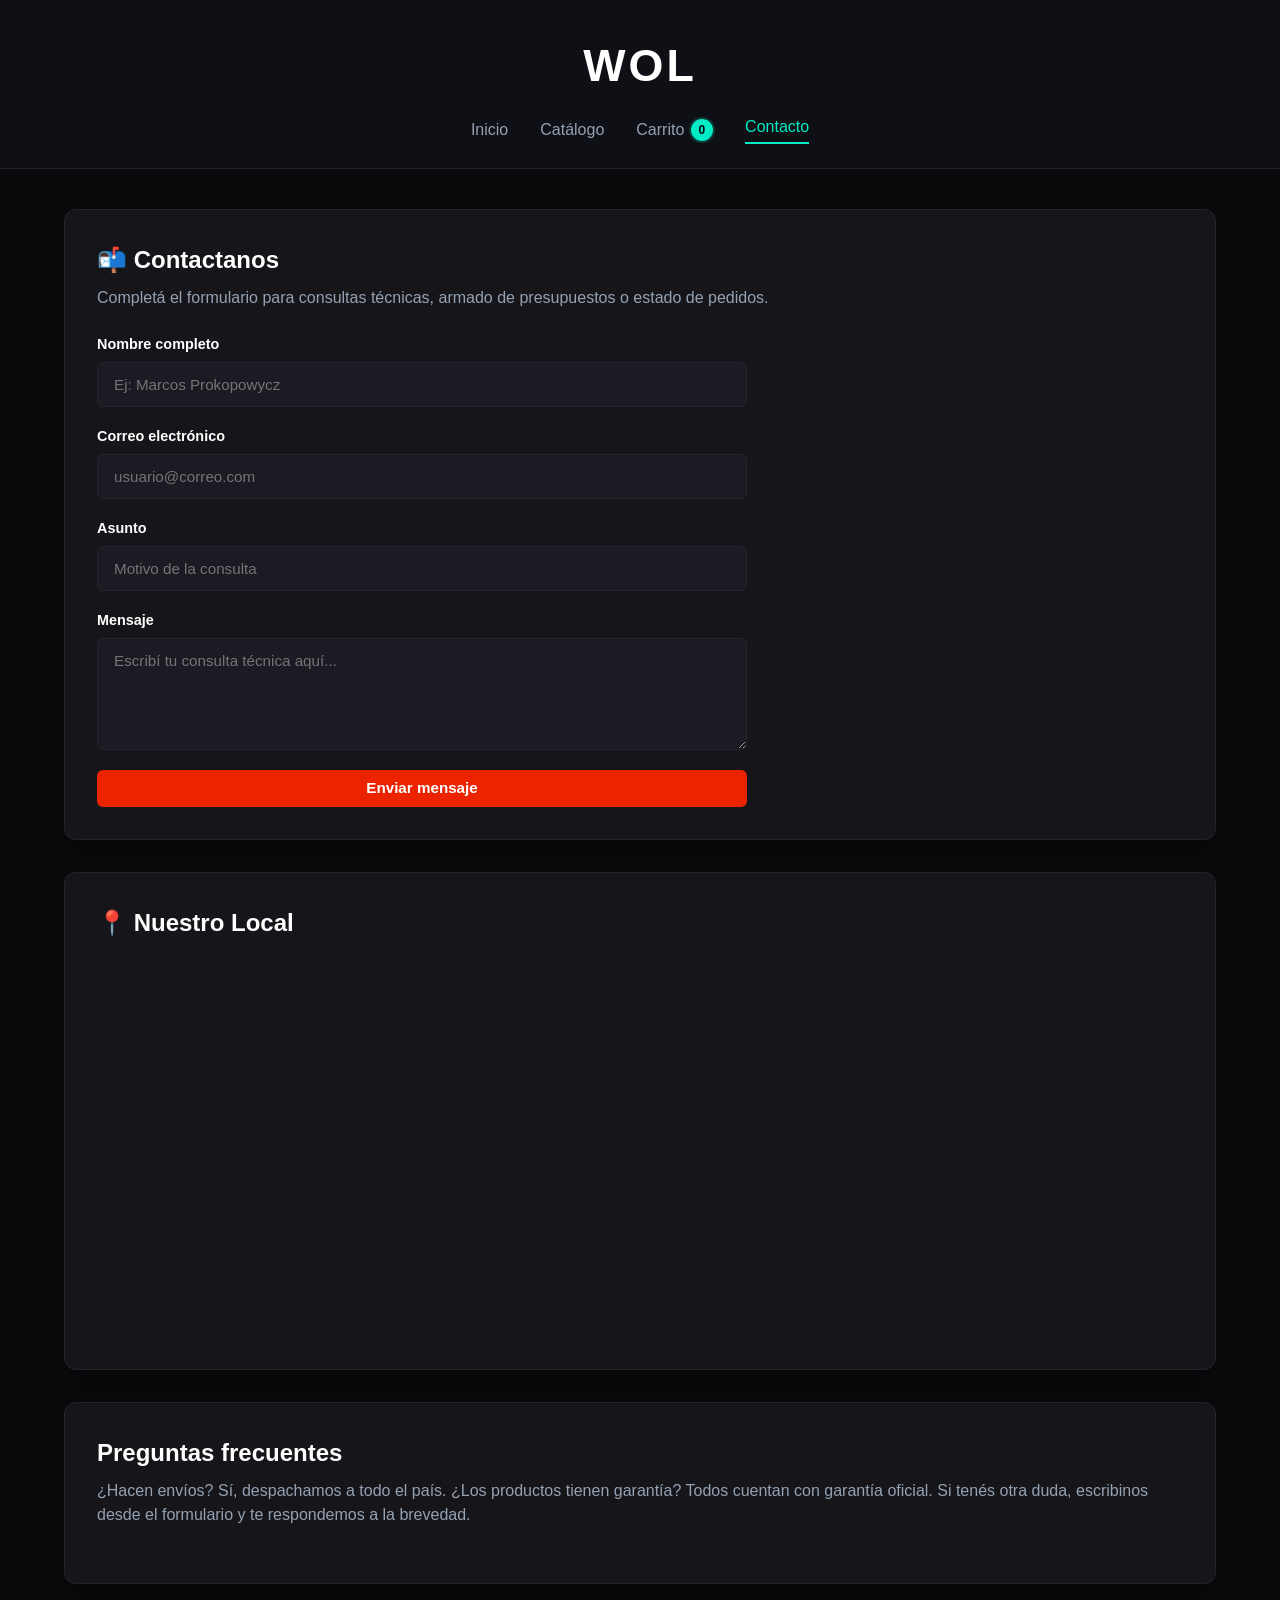
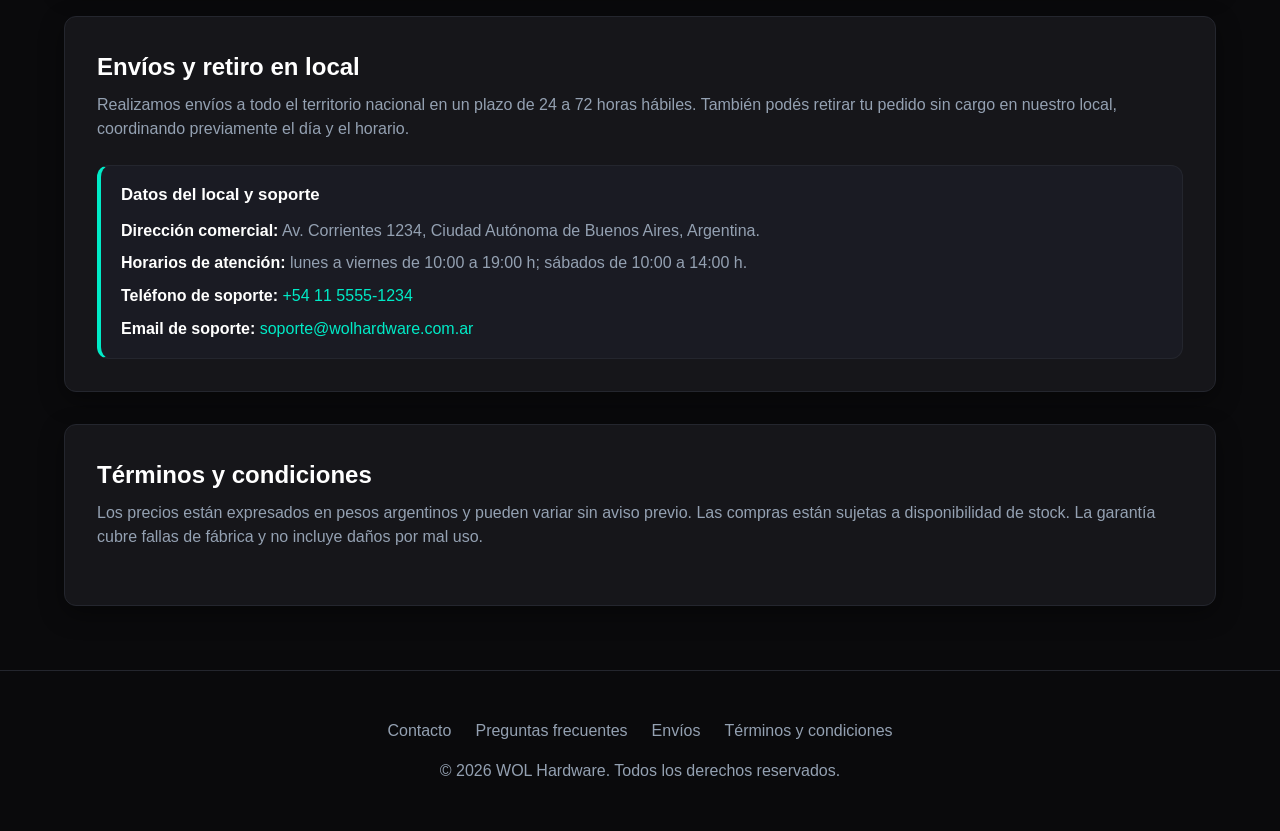
<file: contact.html>
<!doctype html>
<html lang="es">
  <head>
    <meta charset="UTF-8" />
    <meta name="viewport" content="width=device-width, initial-scale=1.0" />
    <meta name="description" content="WOL Hardware - Tienda especializada en componentes de PC, placas de video, procesadores y periféricos de alto rendimiento.">
    <link rel="icon" type="image/svg+xml" href="data:image/svg+xml,<svg xmlns='http://www.w3.org/2000/svg' viewBox='0 0 100 100'><text y='.9em' font-size='90'>⚡</text></svg>">
    <title>Contacto y Soporte | WOL Hardware</title>
    <link rel="stylesheet" href="style.css" />
    <script src="js/carrito.js" defer></script>
  </head>
  <body>
    <header class="header-centrado">
      <a class="logo" href="index.html" aria-label="WOL Hardware - Inicio">WOL</a>
      <nav aria-label="Navegación principal">
        <ul class="nav-centrado">
          <li><a href="index.html">Inicio</a></li>
          <li><a href="catalogo.html">Catálogo</a></li>
          <li>
            <a href="carrito.html" class="nav-carrito">
              Carrito
              <span class="carrito-contador" data-carrito-contador>0</span>
            </a>
          </li>
          <li>
            <a href="contact.html" class="link-activo" aria-current="page">Contacto</a>
          </li>
        </ul>
      </nav>
    </header>

    <main>
      <section aria-label="Formulario de contacto" class="contacto-seccion">
        <h1>📬 Contactanos</h1>
        <p>
          Completá el formulario para consultas técnicas, armado de presupuestos
          o estado de pedidos.
        </p>

        <form action="https://formspree.io/f/tucodigo" method="POST" class="form-contacto">
          <div class="campo">
            <label for="nombre">Nombre completo</label>
            <input
              type="text"
              id="nombre"
              name="nombre"
              placeholder="Ej: Marcos Prokopowycz"
              required
            />
          </div>

          <div class="campo">
            <label for="email">Correo electrónico</label>
            <input
              type="email"
              id="email"
              name="email"
              placeholder="usuario@correo.com"
              required
            />
          </div>

          <div class="campo">
            <label for="asunto">Asunto</label>
            <input
              type="text"
              id="asunto"
              name="asunto"
              placeholder="Motivo de la consulta"
              required
            />
          </div>

          <div class="campo">
            <label for="mensaje">Mensaje</label>
            <textarea
              id="mensaje"
              name="mensaje"
              rows="5"
              placeholder="Escribí tu consulta técnica aquí..."
              required
            ></textarea>
          </div>

          <button type="submit" class="btn-comprar">Enviar mensaje</button>
        </form>

        <div
          id="mensaje-exito"
          class="mensaje-exito"
          role="status"
          aria-live="polite"
          aria-atomic="true"
          hidden
        >
          ¡Mensaje recibido! (Simulación de envío en entorno de demostración)
        </div>
      </section>

      <section aria-label="Ubicación física del local" class="mapa-seccion">
        <h2>📍 Nuestro Local</h2>
        <div class="iframe-contenedor">
          <iframe
            title="Ubicación del local en Google Maps"
            src="https://www.google.com/maps/embed?pb=!1m18!1m12!1m3!1d3284.016887889549!2d-58.381570!3d-34.603738!2m3!1f0!2f0!3f0!3m2!1i1024!2i768!4f13.1!3m3!1m2!1s0x0%3A0x0!2zMzTCsDM2JzEzLjQiUyA1OMKwMjInNTMuNyJX!5e0!3m2!1ses!2sar!4v1600000000000!5m2!1ses!2sar"
            loading="lazy"
          >
          </iframe>
        </div>
      </section>

      <section
        id="preguntas-frecuentes"
        aria-label="Preguntas frecuentes"
        class="contacto-seccion"
      >
        <h2>Preguntas frecuentes</h2>
        <p>
          ¿Hacen envíos? Sí, despachamos a todo el país. ¿Los productos tienen
          garantía? Todos cuentan con garantía oficial. Si tenés otra duda,
          escribinos desde el formulario y te respondemos a la brevedad.
        </p>
      </section>

      <section id="envios" aria-label="Información de envíos" class="contacto-seccion">
        <h2>Envíos y retiro en local</h2>
        <p>
          Realizamos envíos a todo el territorio nacional en un plazo de 24 a 72
          horas hábiles. También podés retirar tu pedido sin cargo en nuestro
          local, coordinando previamente el día y el horario.
        </p>

        <div class="datos-retiro">
          <h3>Datos del local y soporte</h3>
          <address>
            <p>
              <strong>Dirección comercial:</strong> Av. Corrientes 1234,
              Ciudad Autónoma de Buenos Aires, Argentina.
            </p>
            <p>
              <strong>Horarios de atención:</strong> lunes a viernes de 10:00 a
              19:00 h; sábados de 10:00 a 14:00 h.
            </p>
            <p>
              <strong>Teléfono de soporte:</strong>
              <a href="tel:+541155551234">+54 11 5555-1234</a>
            </p>
            <p>
              <strong>Email de soporte:</strong>
              <a href="mailto:soporte@wolhardware.com.ar">
                soporte@wolhardware.com.ar
              </a>
            </p>
          </address>
        </div>
      </section>

      <section
        id="terminos"
        aria-label="Términos y condiciones"
        class="contacto-seccion"
      >
        <h2>Términos y condiciones</h2>
        <p>
          Los precios están expresados en pesos argentinos y pueden variar sin
          aviso previo. Las compras están sujetas a disponibilidad de stock. La
          garantía cubre fallas de fábrica y no incluye daños por mal uso.
        </p>
      </section>
    </main>

    <footer>
      <div class="footer-links">
        <a href="contact.html">Contacto</a>
        <a href="contact.html#preguntas-frecuentes">Preguntas frecuentes</a>
        <a href="contact.html#envios">Envíos</a>
        <a href="contact.html#terminos">Términos y condiciones</a>
      </div>
      <p>© 2026 WOL Hardware. Todos los derechos reservados.</p>
    </footer>

    <script>
      document.addEventListener('DOMContentLoaded', () => {
        const formulario = document.querySelector('.form-contacto');
        const mensajeExito = document.getElementById('mensaje-exito');

        if (!formulario || !mensajeExito) return;

        formulario.addEventListener('submit', () => {
          formulario.reset();
          mensajeExito.textContent =
            '¡Mensaje recibido! (Simulación de envío en entorno de demostración)';
          mensajeExito.hidden = false;
        });
      });
    </script>
  </body>
</html>
</file>
<file: style.css>
:root {
  --color-fondo: #0a0a0c;
  --color-tarjeta: #16161a;
  --color-tarjeta-borde: #24262e;
  --color-texto: #fffffe;
  --color-muted: #94a1b2;
  --color-texto-secundario: #94a1b2;
  --color-primario: #00ebc7;
  --color-primario-hover: #00c4a7;
  --color-comprar: #eb2300;
  --color-comprar-hover: #c41c00;
  --radio-borde: 12px;
  --sombra-card: 0 8px 24px rgba(0, 0, 0, 0.4);
}

@keyframes fadeInUp {
  from {
    opacity: 0;
    translate: 0 24px;
  }
  to {
    opacity: 1;
    translate: 0 0;
  }
}

@keyframes pulsoOferta {
  0%, 100% {
    transform: scale(1);
  }
  50% {
    transform: scale(1.05);
  }
}

*,
*::before,
*::after {
  box-sizing: border-box;
  margin: 0;
  padding: 0;
}

[hidden] {
  display: none !important;
}

.sr-only {
  position: absolute;
  width: 1px;
  height: 1px;
  padding: 0;
  margin: -1px;
  overflow: hidden;
  clip: rect(0, 0, 0, 0);
  white-space: nowrap;
  border: 0;
}

body {
  font-family:
    -apple-system, BlinkMacSystemFont, "Segoe UI", Roboto, sans-serif;
  background-color: var(--color-fondo);
  color: var(--color-texto);
  line-height: 1.5;
}

.header-centrado {
  display: flex;
  flex-direction: column;
  align-items: center;
  gap: 1rem;
  padding: 2rem 1rem 1.5rem;
  background-color: #0f1015;
  border-bottom: 1px solid var(--color-tarjeta-borde);
}

.hero-banner {
  position: relative;
  isolation: isolate;
  overflow: hidden;
  display: flex;
  flex-direction: column;
  align-items: center;
  gap: 1.1rem;
  margin-bottom: 2rem;
  padding: 4rem 1.5rem;
  text-align: center;
  background:
    radial-gradient(circle at 18% 15%, rgba(0, 235, 199, 0.2), transparent 45%),
    radial-gradient(circle at 85% 0%, rgba(235, 35, 0, 0.18), transparent 42%),
    linear-gradient(145deg, #15161e 0%, #0a0a0c 65%);
  border: 1px solid var(--color-tarjeta-borde);
  border-radius: var(--radio-borde);
  box-shadow: var(--sombra-card);
}

.hero-banner::before {
  content: "";
  position: absolute;
  inset: 0;
  z-index: -1;
  background-image:
    linear-gradient(rgba(255, 255, 255, 0.035) 1px, transparent 1px),
    linear-gradient(90deg, rgba(255, 255, 255, 0.035) 1px, transparent 1px);
  background-size: 48px 48px;
  mask-image: radial-gradient(circle at center, #000 20%, transparent 78%);
}

.hero-banner h1 {
  max-width: 22ch;
  font-size: clamp(2rem, 5vw, 3.2rem);
  font-weight: 900;
  line-height: 1.1;
  letter-spacing: -0.5px;
  color: #ffffff;
}

.hero-banner p {
  max-width: 62ch;
  color: var(--color-muted);
  font-size: 1.05rem;
  line-height: 1.6;
}

.hero-cta {
  display: inline-block;
  margin-top: 0.6rem;
  padding: 0.85rem 1.9rem;
  background-color: var(--color-primario);
  color: #0a0a0c;
  border-radius: 8px;
  text-decoration: none;
  font-weight: 800;
  letter-spacing: 0.3px;
  box-shadow: 0 8px 24px rgba(0, 235, 199, 0.22);
  transition:
    background-color 0.2s ease,
    transform 0.2s ease,
    box-shadow 0.2s ease;
}

.hero-cta:hover {
  background-color: var(--color-primario-hover);
  transform: translateY(-2px);
  box-shadow: 0 12px 28px rgba(0, 235, 199, 0.3);
}

.hero-cta:focus-visible {
  outline: 2px solid #ffffff;
  outline-offset: 3px;
}

.logo,
.marca-titulo {
  font-size: 2.8rem;
  font-weight: 900;
  letter-spacing: 3px;
  color: #ffffff;
  margin: 0;
}

.logo {
  display: inline-block;
  text-decoration: none;
  transition: color 0.2s ease;
}

.logo:hover {
  color: var(--color-primario);
}

.logo:focus-visible {
  outline: 2px solid var(--color-primario);
  outline-offset: 4px;
  border-radius: 4px;
}

.nav-centrado {
  display: flex;
  justify-content: center;
  align-items: center;
  gap: 2rem;
  list-style: none;
}

.nav-centrado a {
  text-decoration: none;
  color: var(--color-muted);
  font-size: 1rem;
  font-weight: 500;
  transition: color 0.2s ease;
  display: inline-flex;
  align-items: center;
  gap: 0.4rem;
}

.nav-centrado a:hover {
  color: var(--color-primario);
}

.nav-centrado a.nav-activo,
.nav-centrado a.link-activo {
  color: var(--color-primario);
  border-bottom: 2px solid var(--color-primario);
  padding-bottom: 0.2rem;
}

.carrito-contador {
  display: inline-flex;
  align-items: center;
  justify-content: center;
  min-width: 1.4rem;
  height: 1.4rem;
  padding: 0 0.35rem;
  border-radius: 999px;
  background-color: var(--color-primario);
  color: #0a0a0c;
  font-size: 0.75rem;
  font-weight: 900;
  line-height: 1;
  font-variant-numeric: tabular-nums;
  box-shadow: 0 0 0 2px rgba(0, 235, 199, 0.18);
  transition:
    background-color 0.2s ease,
    color 0.2s ease,
    box-shadow 0.2s ease;
}

.nav-carrito-con-productos .carrito-contador {
  background-color: var(--color-comprar);
  color: #ffffff;
  box-shadow: 0 0 0 2px rgba(235, 35, 0, 0.22);
}

.search-centrado {
  display: flex;
  justify-content: center;
  gap: 0.5rem;
  margin: 0 auto 2.5rem;
}

.search-centrado input {
  background-color: #1a1b23;
  border: 1px solid #323546;
  color: #ffffff;
  padding: 0.5rem 1rem;
  border-radius: 6px;
  outline: none;
}

.search-centrado button {
  background-color: var(--color-comprar);
  color: #ffffff;
  border: none;
  font-weight: 700;
  padding: 0.5rem 1.2rem;
  border-radius: 6px;
  cursor: pointer;
  transition: background-color 0.2s ease;
}

.search-centrado button:hover {
  background-color: var(--color-comprar-hover);
}

main {
  max-width: 1200px;
  margin: 2.5rem auto;
  padding: 0 1.5rem;
  width: 100%;
}

.seccion-bloque {
  margin-bottom: 3.5rem;
}

.seccion-header {
  margin-bottom: 1.5rem;
  text-align: left;
}

.seccion-header h1,
.seccion-header h2 {
  font-size: 1.8rem;
  color: #ffffff;
  margin-bottom: 0.3rem;
}

.seccion-header p {
  color: var(--color-muted);
  font-size: 0.95rem;
}

.grid-catalogo {

  display: grid;
  grid-template-columns: repeat(auto-fit, minmax(280px, 1fr));
  gap: 2rem;
  margin-top: 1.5rem;
}

.card {
  position: relative;
  background: var(--color-tarjeta);
  border: 1px solid var(--color-tarjeta-borde);
  border-radius: var(--radio-borde);
  box-shadow: var(--sombra-card);
  padding: 1.2rem;
  display: flex;
  flex-direction: column;
  animation: fadeInUp 0.6s ease-out forwards;
  opacity: 0;
  transition:
    transform 0.2s ease,
    box-shadow 0.2s ease;
}

.card:hover {
  transform: translateY(-4px);
  box-shadow: 0 12px 28px rgba(97, 230, 248, 0.15);
}

.card figure {
  width: 100%;
  height: 200px;
  background-color: #ffffff;
  border-radius: 8px;
  padding: 0.5rem;
  display: flex;
  align-items: center;
  justify-content: center;
  margin-bottom: 0.8rem;
}

.card figure img {
  max-width: 100%;
  max-height: 100%;
  object-fit: contain;
  display: block;
}

.badge {
  position: absolute;
  top: 1rem;
  right: 1rem;
  padding: 0.3rem 0.6rem;
  border-radius: 6px;
  font-size: 0.75rem;
  font-weight: 800;
  letter-spacing: 0.5px;
  z-index: 10;
}

.badge-oferta {
  background-color: var(--color-comprar);
  color: #ffffff;
  animation: pulsoOferta 2s ease-in-out infinite;
}

.badge-nuevo {
  background-color: var(--color-primario);
  color: #0a0a0c;
}

.tag-categoria {
  background: rgba(0, 235, 199, 0.1);
  color: var(--color-primario);
  font-size: 0.75rem;
  font-weight: 700;
  padding: 0.2rem 0.6rem;
  border-radius: 20px;
  width: fit-content;
  margin-bottom: 0.4rem;
}

.card h3 {
  font-size: 1.15rem;
  margin: 0.4rem 0;
  color: #ffffff;
}

.card p {
  font-size: 0.88rem;
  color: var(--color-muted);
  line-height: 1.4;
}

.card .precio {
  margin-top: auto;
  font-weight: 800;
  font-size: 1.3rem;
  color: #ffffff;
  padding: 0.8rem 0 0.5rem;
}

.precio-tachado {
  font-size: 0.85rem;
  color: var(--color-texto-secundario);
  text-decoration: line-through;
  font-weight: 400;
  margin-left: 0.5rem;
  opacity: 0.85;
}

.btn-detalle {
  display: block;
  text-align: center;
  padding: 0.5rem;
  color: var(--color-primario);
  text-decoration: none;
  font-weight: 600;
  font-size: 0.9rem;
  border: 1px solid var(--color-primario);
  border-radius: 6px;
  margin-bottom: 0.5rem;
  transition: all 0.2s ease;
}

.btn-detalle:hover {
  background-color: var(--color-primario);
  color: #0a0a0c;
}

.btn-comprar {
  display: block;
  text-align: center;
  background-color: var(--color-comprar);
  color: #ffffff;
  padding: 0.6rem;
  border: none;
  border-radius: 6px;
  text-decoration: none;
  font-family: inherit;
  font-size: 0.95rem;
  font-weight: 700;
  line-height: 1.2;
  cursor: pointer;
  transition: background-color 0.2s ease;
}

.btn-comprar:hover {
  background-color: var(--color-comprar-hover);
}

.btn-comprar:focus-visible,
.btn-vaciar:focus-visible,
.btn-cantidad:focus-visible,
.btn-eliminar:focus-visible,
.nav-centrado a:focus-visible {
  outline: 2px solid var(--color-primario);
  outline-offset: 2px;
}

.catalogo-header-bloque {
  margin-bottom: 2rem;
}

.filtros-catalogo {
  display: flex;
  flex-wrap: wrap;
  gap: 0.6rem;
  margin-top: 1rem;
  padding-bottom: 1.2rem;
  border-bottom: 1px solid var(--color-tarjeta-borde);
}

.btn-filtro {
  background-color: var(--color-tarjeta);
  color: var(--color-muted);
  border: 1px solid var(--color-tarjeta-borde);
  padding: 0.4rem 0.9rem;
  border-radius: 6px;
  font-family: inherit;
  font-size: 0.85rem;
  font-weight: 600;
  text-decoration: none;
  cursor: pointer;
  transition: all 0.2s ease;
}

.btn-filtro:hover {
  background-color: #24262e;
  color: var(--color-primario);
  border-color: var(--color-primario);
}

.btn-filtro.activo {
  background-color: var(--color-primario);
  color: #0a0a0c;
  border-color: var(--color-primario);
}

.estado-catalogo {
  margin-bottom: 1rem;
  color: var(--color-muted);
  font-size: 0.9rem;
}

/* Estados de carga, error y búsquedas sin resultados */
.sin-resultados {
  grid-column: 1 / -1;
  display: flex;
  flex-direction: column;
  align-items: center;
  gap: 1rem;
  margin: 1.5rem 0;
  padding: 2.5rem 1.5rem;
  background-color: #1e293b;
  border: 1px solid #334155;
  border-radius: var(--radio-borde);
  box-shadow: var(--sombra-card);
  color: #e2e8f0;
  text-align: center;
}

.sin-resultados p {
  color: #f8fafc;
  font-size: 1.05rem;
  font-weight: 700;
  line-height: 1.5;
}

.sin-resultados button {
  padding: 0.6rem 1.2rem;
  background-color: var(--color-primario);
  border: none;
  border-radius: 6px;
  color: #0a0a0c;
  cursor: pointer;
  font-family: inherit;
  font-size: 0.9rem;
  font-weight: 800;
  transition:
    background-color 0.2s ease,
    transform 0.2s ease;
}

.sin-resultados button:hover {
  background-color: var(--color-primario-hover);
  transform: translateY(-1px);
}

.sin-resultados button:focus-visible {
  outline: 2px solid #ffffff;
  outline-offset: 2px;
}

.cargando-productos {
  grid-column: 1 / -1;
  padding: 2rem 1.5rem;
  background-color: #16161a;
  border: 1px dashed #334155;
  border-radius: var(--radio-borde);
  color: var(--color-muted);
  font-weight: 600;
  text-align: center;
}

.alerta-error {
  grid-column: 1 / -1;
  margin: 1.5rem 0;
  padding: 1.2rem 1.4rem;
  background-color: #2a0f12;
  border: 1px solid #ef4444;
  border-radius: var(--radio-borde);
  box-shadow: var(--sombra-card);
  color: #fca5a5;
  font-weight: 600;
  line-height: 1.5;
  text-align: center;
}

.grid-inventario {
 display : grid;
  grid-template-columns: repeat(auto-fit, minmax(240px, 1fr));
  gap: 1.5rem;
  max-width: 1200px;
  margin: 0 auto; 
  width: 100%;
}

.card-compacta {
  display: flex;
  width: 100%;
  max-width: 280px;
  margin: 0 auto;
  background: var(--color-tarjeta);
  border: 1px solid var(--color-tarjeta-borde);
  border-radius: var(--radio-borde);
  box-shadow: var(--sombra-card);
  padding: 1rem;
  display: flex;
  flex-direction: column;

  transition:
    transform 0.2s ease,
    border-color 0.2s ease;
}

.card-compacta:hover {
  transform: translateY(-3px);
  border-color: var(--color-primario);
}

.card-compacta figure {
  width: 100%;
  height: 150px;
  background-color: #ffffff;
  border-radius: 6px;
  padding: 0.4rem;
  display: flex;
  align-items: center;
  justify-content: center;
  margin-bottom: 0.6rem;
}

.card-compacta figure img {
  max-width: 100%;
  max-height: 100%;
  object-fit: contain;
}

.card-compacta h3 {
  font-size: 0.95rem;
  margin: 0.3rem 0;
  color: #ffffff;
}

.card-compacta p {
  font-size: 0.8rem;
  color: var(--color-muted);
  line-height: 1.3;
}

.card-compacta .precio {
  margin-top: auto;
  font-weight: 800;
  font-size: 1.1rem;
  color: #ffffff;
  padding: 0.6rem 0 0.4rem;
}

.card-acciones {
  display: flex;
  gap: 0.5rem;
}

.card-acciones .btn-detalle {
  flex: 1;
  padding: 0.4rem;
  font-size: 0.8rem;
  margin-bottom: 0;
}

.card-acciones .btn-comprar {
  flex: 1;
  padding: 0.4rem;
  font-size: 0.8rem;
}

/* ESTILOS DE LA FICHA DE PRODUCTO */
.detalle-producto {
  max-width: 900px;
  margin: 0 auto;
  background: var(--color-tarjeta);
  border: 1px solid var(--color-tarjeta-borde);
  border-radius: var(--radio-borde);
  box-shadow: var(--sombra-card);
  padding: 2rem;
}

.detalle-superior {
  display: grid;
  grid-template-columns: minmax(0, 360px) 1fr;
  gap: 2rem;
  align-items: start;
}

.detalle-imagen {
  width: 100%;
  max-width: 360px;
  height: 320px;
  margin: 0;
  background-color: #ffffff;
  border-radius: 8px;
  padding: 1rem;
  display: flex;
  align-items: center;
  justify-content: center;
}

.detalle-imagen img {
  max-width: 100%;
  max-height: 100%;
  object-fit: contain;
  display: block;
}

.detalle-info {
  display: flex;
  flex-direction: column;
  align-items: flex-start;
  gap: 0.75rem;
}

.detalle-etiquetas {
  display: flex;
  flex-wrap: wrap;
  align-items: center;
  gap: 0.5rem;
}

.detalle-etiquetas .tag-categoria {
  margin-bottom: 0;
}

/* El badge de la ficha fluye junto a la categoría en lugar de superponerse. */
.badge-detalle {
  position: static;
  top: auto;
  right: auto;
  padding: 0.2rem 0.6rem;
  font-size: 0.75rem;
}

.detalle-info h1 {
  font-size: 1.8rem;
  line-height: 1.2;
  color: #ffffff;
}

.detalle-descripcion {
  color: var(--color-muted);
  line-height: 1.6;
}

.detalle-info .precio {
  margin-top: 0.4rem;
  font-size: 1.8rem;
  font-weight: 800;
  color: #ffffff;
}

.detalle-info .btn-comprar {
  width: 100%;
  max-width: 320px;
}

.detalle-ficha {
  margin-top: 2.5rem;
}

.detalle-ficha h2 {
  margin-bottom: 1rem;
  font-size: 1.4rem;
  color: #ffffff;
}

.detalle-volver {
  margin-top: 2rem;
  text-align: center;
}

.detalle-volver .btn-detalle {
  display: inline-block;
  padding: 0.5rem 1.2rem;
  margin-bottom: 0;
}

@media (max-width: 768px) {
  .detalle-producto {
    padding: 1.25rem;
  }

  .detalle-superior {
    grid-template-columns: 1fr;
  }

  .detalle-imagen {
    margin: 0 auto;
  }

  .detalle-info h1 {
    font-size: 1.5rem;
  }

  .detalle-info .precio {
    font-size: 1.5rem;
  }

  .contenedor-carrito {
    padding: 1.25rem;
  }

  .tabla-carrito th,
  .tabla-carrito td {
    padding: 0.75rem;
  }

  .carrito-acciones {
    justify-content: stretch;
  }

  .carrito-acciones > button {
    flex: 1 1 200px;
  }
}

/*ESTILOS DE TABLA DE CARRITO */
.contenedor-carrito {
  background: var(--color-tarjeta);
  border: 1px solid var(--color-tarjeta-borde);
  border-radius: var(--radio-borde);
  padding: 2rem;
  box-shadow: var(--sombra-card);
}

.contenedor-carrito h1,
.contenedor-carrito h2 {
  color: #ffffff;
  margin-bottom: 1rem;
}

.tabla-carrito {
  width: 100%;
  border-collapse: collapse;
  text-align: left;
}

.tabla-carrito caption {
  text-align: left;
  color: var(--color-muted);
  font-size: 0.9rem;
  margin-bottom: 1rem;
}

.tabla-carrito th,
.tabla-carrito td {
  padding: 1rem;
  border-bottom: 1px solid var(--color-tarjeta-borde);
}

.tabla-carrito thead th {
  background-color: #1a1b23;
  color: var(--color-primario);
  font-weight: 700;
}

.tabla-carrito tbody td {
  color: var(--color-texto);
}

.tabla-carrito tfoot th {
  text-align: right;
  color: #ffffff;
  font-size: 1.1rem;
  font-weight: 700;
}

.tabla-carrito .total-monto {
  color: var(--color-primario);
  font-size: 1.3rem;
  font-weight: 800;
}

.tabla-carrito-contenedor {
  width: 100%;
  overflow-x: auto;
  -webkit-overflow-scrolling: touch;
}

#tabla-carrito {
  min-width: 720px;
}

.carrito-producto {
  display: flex;
  align-items: center;
  gap: 0.75rem;
  min-width: 220px;
}

.carrito-miniatura {
  width: 56px;
  height: 56px;
  flex-shrink: 0;
  object-fit: contain;
  background-color: #ffffff;
  border-radius: 8px;
  padding: 4px;
}

.carrito-miniatura-vacia {
  display: inline-flex;
  align-items: center;
  justify-content: center;
  background-color: #24262e;
  color: #ffffff;
  font-size: 1.2rem;
  font-weight: 900;
  padding: 0;
}

.carrito-producto-info {
  display: flex;
  flex-direction: column;
  gap: 0.15rem;
}

.carrito-producto-nombre {
  color: #ffffff;
  font-weight: 700;
  line-height: 1.3;
}

.carrito-producto-categoria {
  color: var(--color-muted);
  font-size: 0.75rem;
}

.carrito-precio-unitario,
.carrito-subtotal {
  white-space: nowrap;
}

.carrito-subtotal {
  color: var(--color-primario) !important;
  font-weight: 800;
}

.carrito-cantidad {
  display: inline-flex;
  align-items: center;
  gap: 0.35rem;
  padding: 0.2rem;
  background-color: #1a1b23;
  border: 1px solid var(--color-tarjeta-borde);
  border-radius: 8px;
}

.carrito-cantidad-numero {
  min-width: 2rem;
  color: #ffffff;
  font-weight: 800;
  text-align: center;
  font-variant-numeric: tabular-nums;
}

.btn-cantidad {
  display: inline-flex;
  align-items: center;
  justify-content: center;
  width: 2rem;
  height: 2rem;
  padding: 0;
  background-color: #24262e;
  border: 1px solid transparent;
  border-radius: 6px;
  color: #ffffff;
  font-family: inherit;
  font-size: 1.1rem;
  font-weight: 800;
  line-height: 1;
  cursor: pointer;
  transition:
    background-color 0.2s ease,
    color 0.2s ease,
    border-color 0.2s ease;
}

.btn-cantidad:hover {
  background-color: var(--color-primario);
  border-color: var(--color-primario);
  color: #0a0a0c;
}

.btn-eliminar {
  display: inline-flex;
  align-items: center;
  justify-content: center;
  width: 2.2rem;
  height: 2.2rem;
  padding: 0;
  background-color: rgba(235, 35, 0, 0.12);
  border: 1px solid rgba(235, 35, 0, 0.45);
  border-radius: 7px;
  color: #ff6b57;
  font-family: inherit;
  font-size: 1rem;
  line-height: 1;
  cursor: pointer;
  transition:
    background-color 0.2s ease,
    color 0.2s ease,
    border-color 0.2s ease;
}

.btn-eliminar:hover {
  background-color: var(--color-comprar);
  border-color: var(--color-comprar);
  color: #ffffff;
}

.carrito-acciones-celda {
  width: 1%;
  white-space: nowrap;
  text-align: center;
}

.carrito-vacio {
  padding: 3rem 1rem;
  text-align: center;
  border: 1px dashed var(--color-tarjeta-borde);
  border-radius: 10px;
}

.carrito-vacio-icono {
  display: block;
  margin-bottom: 0.5rem;
  font-size: 3rem;
  line-height: 1;
}

.carrito-vacio h3 {
  color: #ffffff;
  font-size: 1.4rem;
}

.carrito-vacio p {
  max-width: 46ch;
  margin: 0.5rem auto 1.5rem;
  color: var(--color-muted);
}

.carrito-vacio-btn {
  display: inline-block;
  width: auto;
  padding: 0.7rem 1.4rem;
}

.carrito-acciones {
  display: flex;
  justify-content: flex-end;
  flex-wrap: wrap;
  gap: 1rem;
  margin-top: 2rem;
}

.btn-vaciar {
  background: transparent;
  color: var(--color-muted);
  border: 1px solid var(--color-tarjeta-borde);
  padding: 0.6rem 1.2rem;
  border-radius: 6px;
  cursor: pointer;
  font-weight: 600;
  transition: all 0.2s ease;
}

.btn-vaciar:hover {
  background: #24262e;
  color: #ffffff;
}

/* NOTIFICACIÓN BREVE AL AGREGAR PRODUCTOS */
.notificacion-carrito {
  position: fixed;
  right: 1.25rem;
  bottom: 1.25rem;
  z-index: 1100;
  max-width: min(360px, calc(100vw - 2.5rem));
  padding: 0.9rem 1.2rem;
  background-color: #0d1f19;
  border: 1px solid #10b981;
  border-radius: 8px;
  box-shadow: 0 12px 32px rgba(0, 0, 0, 0.45);
  color: #10b981;
  font-weight: 700;
  opacity: 0;
  visibility: hidden;
  transform: translateY(16px);
  transition:
    opacity 0.25s ease,
    visibility 0.25s ease,
    transform 0.25s ease;
  pointer-events: none;
}

.notificacion-carrito-visible {
  opacity: 1;
  visibility: visible;
  transform: translateY(0);
}

/* MODAL DE CONFIRMACIÓN DE COMPRA */
.modal-carrito {
  position: fixed;
  inset: 0;
  z-index: 1200;
  display: flex;
  align-items: center;
  justify-content: center;
  padding: 1rem;
}

.modal-carrito-fondo {
  position: absolute;
  inset: 0;
  background-color: rgba(0, 0, 0, 0.72);
  backdrop-filter: blur(2px);
}

.modal-carrito-contenido {
  position: relative;
  z-index: 1;
  width: min(100%, 460px);
  padding: 2rem;
  background-color: var(--color-tarjeta);
  border: 1px solid var(--color-primario);
  border-radius: var(--radio-borde);
  box-shadow: 0 20px 60px rgba(0, 0, 0, 0.6);
  text-align: center;
  animation: fadeInUp 0.25s ease-out both;
}

.modal-carrito-icono {
  display: block;
  margin-bottom: 0.75rem;
  font-size: 2.6rem;
  line-height: 1;
}

.modal-carrito-contenido h3 {
  margin-bottom: 0.6rem;
  color: #ffffff;
  font-size: 1.4rem;
}

.modal-carrito-contenido p {
  color: var(--color-muted);
}

.modal-carrito-contenido strong {
  color: var(--color-primario);
}

.modal-carrito-contenido .btn-comprar {
  display: inline-block;
  width: auto;
  min-width: 150px;
  margin-top: 1.4rem;
  padding: 0.7rem 1.4rem;
}

/* ESTILOS DE FORMULARIO DE CONTACTO Y MAPA */
.contacto-seccion,
.mapa-seccion {
  background: var(--color-tarjeta);
  border: 1px solid var(--color-tarjeta-borde);
  border-radius: var(--radio-borde);
  padding: 2rem;
  margin-bottom: 2rem;
  box-shadow: var(--sombra-card);
}

.contacto-seccion h1,
.contacto-seccion h2,
.mapa-seccion h1,
.mapa-seccion h2 {
  color: #ffffff;
  margin-bottom: 0.5rem;
}

.contacto-seccion p {
  color: var(--color-muted);
  margin-bottom: 1.5rem;
}

.form-contacto {
  display: flex;
  flex-direction: column;
  gap: 1.2rem;
  max-width: 650px;
}

.mensaje-exito {
  max-width: 650px;
  margin-top: 1.5rem;
  padding: 1rem 1.2rem;
  background: #0d1f19;
  border: 1px solid #10b981;
  border-radius: 8px;
  color: #10b981;
  font-weight: 600;
}

.mensaje-exito[hidden] {
  display: none;
}

.campo {
  display: flex;
  flex-direction: column;
  gap: 0.4rem;
}

.campo label {
  color: #ffffff;
  font-size: 0.9rem;
  font-weight: 600;
}

.campo input,
.campo textarea {
  background-color: #1a1b23;
  border: 1px solid var(--color-tarjeta-borde);
  color: #ffffff;
  padding: 0.8rem 1rem;
  border-radius: 6px;
  font-family: inherit;
  font-size: 0.95rem;
  outline: none;
  transition: border-color 0.2s ease;
}

.campo input:focus,
.campo textarea:focus {
  border-color: var(--color-primario);
}

.campo input:focus-visible,
.campo textarea:focus-visible {
  outline: 2px solid var(--color-primario);
  outline-offset: 2px;
}

.campo input:invalid:not(:placeholder-shown),
.campo textarea:invalid:not(:placeholder-shown) {
  border-color: #EF4444;
}

.campo input:invalid:not(:placeholder-shown):focus-visible,
.campo textarea:invalid:not(:placeholder-shown):focus-visible {
  outline-color: #EF4444;
}

.campo input:valid:not(:placeholder-shown),
.campo textarea:valid:not(:placeholder-shown) {
  border-color: #10B981;
}

.campo input:valid:not(:placeholder-shown):focus-visible,
.campo textarea:valid:not(:placeholder-shown):focus-visible {
  outline-color: #10B981;
}

/* Datos de contacto y retiro en texto plano, además del mapa. */
.datos-retiro {
  margin-top: 1.25rem;
  padding: 1rem 1.25rem;
  background: #1a1b23;
  border: 1px solid var(--color-tarjeta-borde);
  border-left: 4px solid var(--color-primario);
  border-radius: var(--radio-borde);
}

.datos-retiro h3 {
  color: #ffffff;
  font-size: 1.05rem;
  margin-bottom: 0.6rem;
}

.datos-retiro address {
  font-style: normal;
  color: var(--color-muted);
  line-height: 1.7;
}

.datos-retiro p {
  margin-bottom: 0.35rem;
}

.datos-retiro p:last-child {
  margin-bottom: 0;
}

.datos-retiro strong {
  color: var(--color-texto);
}

.datos-retiro a {
  color: var(--color-primario);
  text-decoration: none;
}

.datos-retiro a:hover,
.datos-retiro a:focus-visible {
  text-decoration: underline;
}

.iframe-contenedor {
  width: 100%;
  height: 380px;
  border-radius: 8px;
  overflow: hidden;
  margin-top: 1rem;
}

.iframe-contenedor iframe {
  width: 100%;
  height: 100%;
  border: none;
}

footer {
  color: var(--color-muted);
  text-align: center;
  padding: 3rem 1rem;
  margin-top: 4rem;
  border-top: 1px solid var(--color-tarjeta-borde);
}

.footer-links {
  display: flex;
  justify-content: center;
  flex-wrap: wrap;
  gap: 1.5rem;
  margin-bottom: 1rem;
}

.footer-links a {
  color: var(--color-muted);
  text-decoration: none;
  transition: color 0.2s ease;
}

.footer-links a:hover {
  color: var(--color-primario);
}

@media (max-width: 480px) {
  .logo,
  .marca-titulo {
    font-size: 2rem;
  }

  .hero-banner {
    padding: 2.5rem 1.1rem;
  }

  .hero-banner p {
    font-size: 0.98rem;
  }

  .hero-cta {
    width: 100%;
    max-width: 320px;
    padding: 0.8rem 1.2rem;
  }

  .nav-centrado {
    flex-direction: column;
    gap: 0.75rem;
    width: 100%;
    text-align: center;
  }

  .nav-centrado li {
    width: 100%;
  }

  .nav-centrado a {
    display: block;
    padding: 0.5rem 0;
  }

  .search-centrado {
    width: 100%;
    max-width: 100%;
  }

  .search-centrado input {
    flex: 1;
    min-width: 0;
  }

  .grid-catalogo {
    grid-template-columns: 1fr;
  }

  .grid-inventario {
    grid-template-columns: 1fr;
  }

  .card-compacta {
    max-width: none;
  }

  .detalle-producto {
    padding: 1rem;
  }

  .detalle-imagen {
    height: 240px;
  }

  .seccion-header h1,
  .seccion-header h2 {
    font-size: 1.5rem;
  }

  .carrito-acciones {
    flex-direction: column-reverse;
  }

  .carrito-acciones > button {
    width: 100%;
  }

  .modal-carrito-contenido {
    padding: 1.5rem;
  }

  .notificacion-carrito {
    right: 1rem;
    bottom: 1rem;
    left: 1rem;
    max-width: none;
    text-align: center;
  }
}

@media (min-width: 481px) and (max-width: 768px) {
  .nav-centrado {
    display: grid;
    grid-template-columns: repeat(2, 1fr);
    gap: 1rem;
    width: 100%;
    max-width: 480px;
    justify-items: center;
  }

  .search-centrado {
    width: 100%;
    max-width: 100%;
  }

  .search-centrado input {
    flex: 1;
    min-width: 0;
  }

  .grid-catalogo {
    grid-template-columns: repeat(2, 1fr);
  }
}

@media (min-width: 769px) and (max-width: 1024px) {
  .nav-centrado {
    gap: 1.5rem;
  }

  .search-centrado {
    max-width: 500px;
    width: 100%;
  }

  .search-centrado input {
    flex: 1;
    min-width: 0;
  }

  .grid-catalogo {
    grid-template-columns: repeat(3, 1fr);
  }
}

@media (min-width: 1025px) {
  .nav-centrado {
    gap: 2rem;
  }

  .search-centrado {
    max-width: 560px;
    width: 100%;
  }

  .search-centrado input {
    flex: 1;
    min-width: 0;
  }

  .grid-catalogo {
    grid-template-columns: repeat(3, 1fr);
  }
}

/* ============================================================
   BACKOFFICE / GESTIÓN DE PRODUCTOS (admin.html)
   ============================================================ */

.admin-seccion {
  background: #0f172a;
  border: 1px solid #22304a;
  border-radius: var(--radio-borde);
  box-shadow: var(--sombra-card);
  margin-bottom: 2rem;
  padding: 2rem;
}

.admin-encabezado {
  margin-bottom: 1.5rem;
}

.admin-encabezado h1,
.admin-encabezado h2 {
  color: #ffffff;
}

.admin-encabezado p {
  color: var(--color-muted);
}

.admin-aviso {
  margin-top: 0.85rem;
  padding: 0.8rem 1rem;
  background-color: #2a210d;
  border: 1px solid #f59e0b;
  border-radius: 8px;
  color: #fcd34d;
  font-size: 0.9rem;
  font-weight: 600;
  line-height: 1.5;
}

.admin-form-panel h2 {
  border-bottom: 1px solid #22304a;
  color: #ffffff;
  font-size: 1.3rem;
  margin-bottom: 1.25rem;
  padding-bottom: 0.65rem;
}

.form-admin {
  align-items: start;
  display: grid;
  gap: 1.1rem 1.25rem;
  grid-template-columns: repeat(2, minmax(0, 1fr));
}

.campo-admin {
  display: flex;
  flex-direction: column;
  gap: 0.4rem;
  min-width: 0;
}

.campo-admin-completo {
  grid-column: 1 / -1;
}

.campo-admin label {
  color: #e2e8f0;
  font-size: 0.9rem;
  font-weight: 600;
}

.campo-opcional {
  color: var(--color-muted);
  font-size: 0.8rem;
  font-weight: 400;
}

.campo-admin input,
.campo-admin select,
.campo-admin textarea {
  background-color: #0b1220;
  border: 1px solid #334155;
  border-radius: 8px;
  color: #f8fafc;
  font-family: inherit;
  font-size: 0.95rem;
  outline: none;
  padding: 0.8rem 1rem;
  transition:
    background-color 0.2s ease,
    border-color 0.2s ease,
    box-shadow 0.2s ease;
  width: 100%;
}

.campo-admin select {
  appearance: none;
  background-image: url("data:image/svg+xml;charset=UTF-8,%3Csvg xmlns='http://www.w3.org/2000/svg' viewBox='0 0 24 24' fill='none' stroke='%2394a1b2' stroke-width='2'%3E%3Cpath d='m6 9 6 6 6-6'/%3E%3C/svg%3E");
  background-position: right 1rem center;
  background-repeat: no-repeat;
  background-size: 1rem;
  cursor: pointer;
  padding-right: 2.6rem;
}

.campo-admin textarea {
  min-height: 110px;
  resize: vertical;
}

.campo-admin input::placeholder,
.campo-admin textarea::placeholder {
  color: #64748b;
  opacity: 1;
}

.campo-admin input:focus,
.campo-admin select:focus,
.campo-admin textarea:focus {
  background-color: #0d1830;
  border-color: var(--color-primario);
  box-shadow: 0 0 0 3px rgba(0, 235, 199, 0.18);
}

.campo-admin input:focus-visible,
.campo-admin select:focus-visible,
.campo-admin textarea:focus-visible {
  outline: 2px solid var(--color-primario);
  outline-offset: 2px;
}

.campo-admin input:invalid:not(:placeholder-shown):not(:focus),
.campo-admin textarea:invalid:not(:placeholder-shown):not(:focus) {
  border-color: #ef4444;
}

.campo-admin-oferta {
  padding-top: 0.25rem;
}

.switch {
  align-items: center;
  cursor: pointer;
  display: inline-flex;
  gap: 0.75rem;
  user-select: none;
}

.switch input {
  border: 0;
  height: 1px;
  margin: 0;
  opacity: 0;
  padding: 0;
  position: absolute;
  width: 1px;
}

.switch-control {
  background-color: #334155;
  border: 1px solid #475569;
  border-radius: 999px;
  flex-shrink: 0;
  height: 26px;
  position: relative;
  transition:
    background-color 0.2s ease,
    border-color 0.2s ease;
  width: 46px;
}

.switch-control::after {
  background-color: #e2e8f0;
  border-radius: 50%;
  content: "";
  height: 18px;
  left: 3px;
  position: absolute;
  top: 3px;
  transition:
    background-color 0.2s ease,
    transform 0.2s ease;
  width: 18px;
}

.switch input:checked + .switch-control {
  background-color: var(--color-primario);
  border-color: var(--color-primario);
}

.switch input:checked + .switch-control::after {
  background-color: #0f172a;
  transform: translateX(20px);
}

.switch input:focus-visible + .switch-control {
  outline: 2px solid var(--color-primario);
  outline-offset: 3px;
}

.switch-texto {
  color: #e2e8f0;
  font-size: 0.9rem;
  font-weight: 600;
}

.admin-form-acciones {
  align-items: flex-start;
  margin-top: 0.25rem;
}

.btn-admin-guardar {
  background-color: var(--color-primario);
  border: none;
  border-radius: 8px;
  color: #04201b;
  cursor: pointer;
  font-family: inherit;
  font-size: 1rem;
  font-weight: 800;
  padding: 0.85rem 1.6rem;
  transition:
    background-color 0.2s ease,
    box-shadow 0.2s ease,
    transform 0.2s ease;
}

.btn-admin-guardar:hover {
  background-color: var(--color-primario-hover);
  box-shadow: 0 6px 18px rgba(0, 235, 199, 0.25);
  transform: translateY(-1px);
}

.btn-admin-guardar:focus-visible {
  outline: 2px solid #ffffff;
  outline-offset: 3px;
}

.btn-admin-guardar:disabled {
  box-shadow: none;
  cursor: not-allowed;
  opacity: 0.6;
  transform: none;
}

.admin-mensaje {
  border: 1px solid transparent;
  border-radius: 8px;
  font-weight: 600;
  margin-top: 1.25rem;
  padding: 0.9rem 1.1rem;
}

.admin-mensaje-exito {
  background-color: #052e22;
  border-color: #10b981;
  color: #34d399;
}

.admin-mensaje-error {
  background-color: #2a0f12;
  border-color: #ef4444;
  color: #fca5a5;
}

.admin-mensaje-advertencia {
  background-color: #2a210d;
  border-color: #f59e0b;
  color: #fcd34d;
}

.tabla-admin-contenedor {
  -webkit-overflow-scrolling: touch;
  border: 1px solid #22304a;
  border-radius: 8px;
  overflow-x: auto;
  width: 100%;
}

.tabla-admin {
  border-collapse: collapse;
  min-width: 820px;
  text-align: left;
  width: 100%;
}

.tabla-admin caption {
  background-color: #0b1220;
  border-bottom: 1px solid #22304a;
  color: var(--color-muted);
  font-size: 0.9rem;
  padding: 0.85rem 1rem;
  text-align: left;
}

.tabla-admin th,
.tabla-admin td {
  border-bottom: 1px solid #1e293b;
  padding: 0.9rem 1rem;
  vertical-align: middle;
}

.tabla-admin thead th {
  background-color: #111c33;
  color: var(--color-primario);
  font-size: 0.8rem;
  letter-spacing: 0.06em;
  text-transform: uppercase;
  white-space: nowrap;
}

.tabla-admin tbody tr {
  transition: background-color 0.2s ease;
}

.tabla-admin tbody tr:hover {
  background-color: rgba(0, 235, 199, 0.05);
}

.tabla-admin tbody tr:last-child td {
  border-bottom: none;
}

.admin-celda-miniatura {
  width: 88px;
}

.admin-miniatura {
  background-color: #ffffff;
  border-radius: 6px;
  display: block;
  height: 52px;
  object-fit: contain;
  padding: 3px;
  width: 64px;
}

.admin-miniatura-vacia {
  align-items: center;
  background-color: #1e293b;
  color: var(--color-muted);
  display: flex;
  font-weight: 800;
  justify-content: center;
  padding: 0;
}

.admin-celda-nombre {
  color: #ffffff;
  font-weight: 600;
  min-width: 180px;
}

.admin-celda-precio {
  white-space: nowrap;
}

.precio-admin {
  color: var(--color-primario);
  display: block;
  font-weight: 800;
}

.precio-admin-original {
  color: var(--color-muted);
  display: block;
  font-size: 0.82rem;
  margin-top: 0.2rem;
  text-decoration: line-through;
}

.badge-admin-oferta {
  background-color: rgba(239, 68, 68, 0.15);
  border: 1px solid #ef4444;
  border-radius: 999px;
  color: #fca5a5;
  display: inline-block;
  font-size: 0.68rem;
  font-weight: 800;
  letter-spacing: 0.05em;
  margin-top: 0.3rem;
  padding: 0.15rem 0.5rem;
}

.admin-celda-acciones {
  text-align: right;
  width: 120px;
}

.btn-danger {
  background-color: #ef4444;
  border: none;
  border-radius: 6px;
  color: #ffffff;
  cursor: pointer;
  font-family: inherit;
  font-size: 0.85rem;
  font-weight: 700;
  padding: 0.55rem 0.95rem;
  transition:
    background-color 0.2s ease,
    transform 0.2s ease;
  white-space: nowrap;
}

.btn-danger:hover {
  background-color: #dc2626;
  transform: translateY(-1px);
}

.btn-danger:focus-visible {
  outline: 2px solid #ffffff;
  outline-offset: 2px;
}

.btn-danger:disabled {
  background-color: #7f1d1d;
  cursor: not-allowed;
  opacity: 0.7;
  transform: none;
}

.btn-warning {
  background-color: #f59e0b;
  border: none;
  border-radius: 6px;
  color: #ffffff;
  cursor: pointer;
  font-family: inherit;
  font-size: 0.85rem;
  font-weight: 700;
  padding: 0.55rem 0.95rem;
  transition:
    background-color 0.2s ease,
    transform 0.2s ease;
  white-space: nowrap;
}

.btn-warning:hover {
  background-color: #d97706;
  transform: translateY(-1px);
}

.btn-warning:focus-visible {
  outline: 2px solid #ffffff;
  outline-offset: 2px;
}

.btn-warning:disabled {
  background-color: #78350f;
  cursor: not-allowed;
  opacity: 0.7;
  transform: none;
}

.admin-fila-vacia td {
  color: var(--color-muted);
  padding: 2rem 1rem;
  text-align: center;
}

.admin-tabla-error {
  color: #fca5a5;
  padding: 2rem 1rem;
  text-align: center;
}

@media (max-width: 700px) {
  .admin-seccion {
    padding: 1.25rem;
  }

  .form-admin {
    grid-template-columns: 1fr;
  }

  .admin-form-acciones {
    align-items: stretch;
  }

  .btn-admin-guardar {
    width: 100%;
  }

  .admin-encabezado h1 {
    font-size: 1.55rem;
  }
}

/* ============================================================
   CATÁLOGO REDISEÑADO (catalogo.html)
   Layout de dos columnas: panel de filtros + grilla de productos
   ============================================================ */

.catalogo-layout {
  display: grid;
  grid-template-columns: 280px minmax(0, 1fr);
  gap: 2rem;
  align-items: start;
}

/* Buscador general dentro del header del catálogo */
.header-centrado .search-catalogo {
  margin: 0.25rem auto 0;
  width: 100%;
  max-width: 520px;
}

.header-centrado .search-catalogo input {
  flex: 1;
  min-width: 0;
}

/* ------------------------- Panel de filtros ------------------------- */

.panel-filtros {
  position: sticky;
  top: 1.5rem;
  display: flex;
  flex-direction: column;
  gap: 1.5rem;
  padding: 1.5rem;
  background: var(--color-tarjeta);
  border: 1px solid var(--color-tarjeta-borde);
  border-radius: var(--radio-borde);
  box-shadow: var(--sombra-card);
}

.panel-filtros-titulo {
  font-size: 1.05rem;
  font-weight: 900;
  letter-spacing: 1px;
  text-transform: uppercase;
  color: var(--color-primario);
}

.filtro-grupo {
  display: flex;
  flex-direction: column;
  gap: 0.6rem;
  margin: 0;
  padding: 0;
  border: none;
}

.filtro-etiqueta {
  padding: 0;
  font-size: 0.82rem;
  font-weight: 700;
  letter-spacing: 0.4px;
  text-transform: uppercase;
  color: var(--color-texto);
}

/* Input de búsqueda con icono lupa */
.buscador-filtro {
  position: relative;
  display: flex;
  align-items: center;
}

.buscador-icono {
  position: absolute;
  left: 0.75rem;
  display: inline-flex;
  color: var(--color-muted);
  pointer-events: none;
}

.buscador-icono svg {
  width: 18px;
  height: 18px;
}

.buscador-filtro input {
  width: 100%;
  padding: 0.65rem 0.9rem 0.65rem 2.5rem;
  background-color: #0f1015;
  border: 1px solid var(--color-tarjeta-borde);
  border-radius: 8px;
  color: var(--color-texto);
  font-family: inherit;
  font-size: 0.9rem;
  outline: none;
  transition:
    border-color 0.2s ease,
    box-shadow 0.2s ease;
}

.buscador-filtro input::placeholder {
  color: var(--color-muted);
}

.buscador-filtro input:focus {
  border-color: var(--color-primario);
  box-shadow: 0 0 0 3px rgba(0, 235, 199, 0.18);
}

/* Checkboxes de categoría */
.lista-categorias {
  display: flex;
  flex-direction: column;
  gap: 0.2rem;
}

.opcion-categoria {
  display: flex;
  align-items: center;
  gap: 0.6rem;
  padding: 0.45rem 0.55rem;
  border-radius: 8px;
  color: var(--color-muted);
  font-size: 0.9rem;
  cursor: pointer;
  transition:
    background-color 0.2s ease,
    color 0.2s ease;
}

.opcion-categoria:hover {
  background-color: rgba(0, 235, 199, 0.08);
  color: var(--color-texto);
}

.opcion-categoria input[type="checkbox"] {
  position: relative;
  flex-shrink: 0;
  width: 18px;
  height: 18px;
  margin: 0;
  appearance: none;
  -webkit-appearance: none;
  background-color: #0f1015;
  border: 2px solid var(--color-tarjeta-borde);
  border-radius: 5px;
  cursor: pointer;
  transition:
    background-color 0.2s ease,
    border-color 0.2s ease;
}

.opcion-categoria input[type="checkbox"]:checked {
  background-color: var(--color-primario);
  border-color: var(--color-primario);
}

.opcion-categoria input[type="checkbox"]:checked::after {
  content: "";
  position: absolute;
  top: 1px;
  left: 5px;
  width: 4px;
  height: 9px;
  border: solid #0a0a0c;
  border-width: 0 2px 2px 0;
  transform: rotate(45deg);
}

.opcion-categoria input[type="checkbox"]:focus-visible {
  outline: 2px solid var(--color-primario);
  outline-offset: 2px;
}

/* Select de ordenamiento */
.select-filtro {
  width: 100%;
  padding: 0.65rem 0.9rem;
  background-color: #0f1015;
  border: 1px solid var(--color-tarjeta-borde);
  border-radius: 8px;
  color: var(--color-texto);
  font-family: inherit;
  font-size: 0.9rem;
  cursor: pointer;
  outline: none;
  transition:
    border-color 0.2s ease,
    box-shadow 0.2s ease;
}

.select-filtro:focus {
  border-color: var(--color-primario);
  box-shadow: 0 0 0 3px rgba(0, 235, 199, 0.18);
}

/* Botón para limpiar filtros */
.btn-limpiar-filtros {
  padding: 0.7rem 1rem;
  background-color: transparent;
  border: 1px solid var(--color-primario);
  border-radius: 8px;
  color: var(--color-primario);
  font-family: inherit;
  font-size: 0.85rem;
  font-weight: 700;
  cursor: pointer;
  transition:
    background-color 0.2s ease,
    color 0.2s ease;
}

.btn-limpiar-filtros:hover {
  background-color: var(--color-primario);
  color: #0a0a0c;
}

.btn-limpiar-filtros:focus-visible {
  outline: 2px solid var(--color-primario);
  outline-offset: 2px;
}

/* ----------------------- Columna de resultados ----------------------- */

.catalogo-resultados {
  min-width: 0;
}

.catalogo-encabezado {
  margin-bottom: 1rem;
}

/* La grilla vive en una columna más angosta: permitimos 4 por fila */
.catalogo-layout .grid-inventario {
  grid-template-columns: repeat(auto-fill, minmax(180px, 1fr));
  max-width: none;
  margin: 0;
}

.sin-resultados-icono {
  font-size: 2.5rem;
  line-height: 1;
}

.sin-resultados .sin-resultados-ayuda {
  color: var(--color-muted);
  font-size: 0.9rem;
  font-weight: 400;
}

/* ------------------------- Responsive ------------------------- */

@media (min-width: 1200px) {
  .catalogo-layout .grid-inventario {
    grid-template-columns: repeat(4, minmax(0, 1fr));
  }
}

@media (max-width: 900px) {
  .catalogo-layout {
    grid-template-columns: 1fr;
    gap: 1.5rem;
  }

  .panel-filtros {
    position: static;
  }

  .catalogo-layout .grid-inventario {
    grid-template-columns: repeat(2, minmax(0, 1fr));
  }
}

@media (max-width: 560px) {
  .catalogo-layout .grid-inventario {
    grid-template-columns: 1fr;
  }
}
</file>
